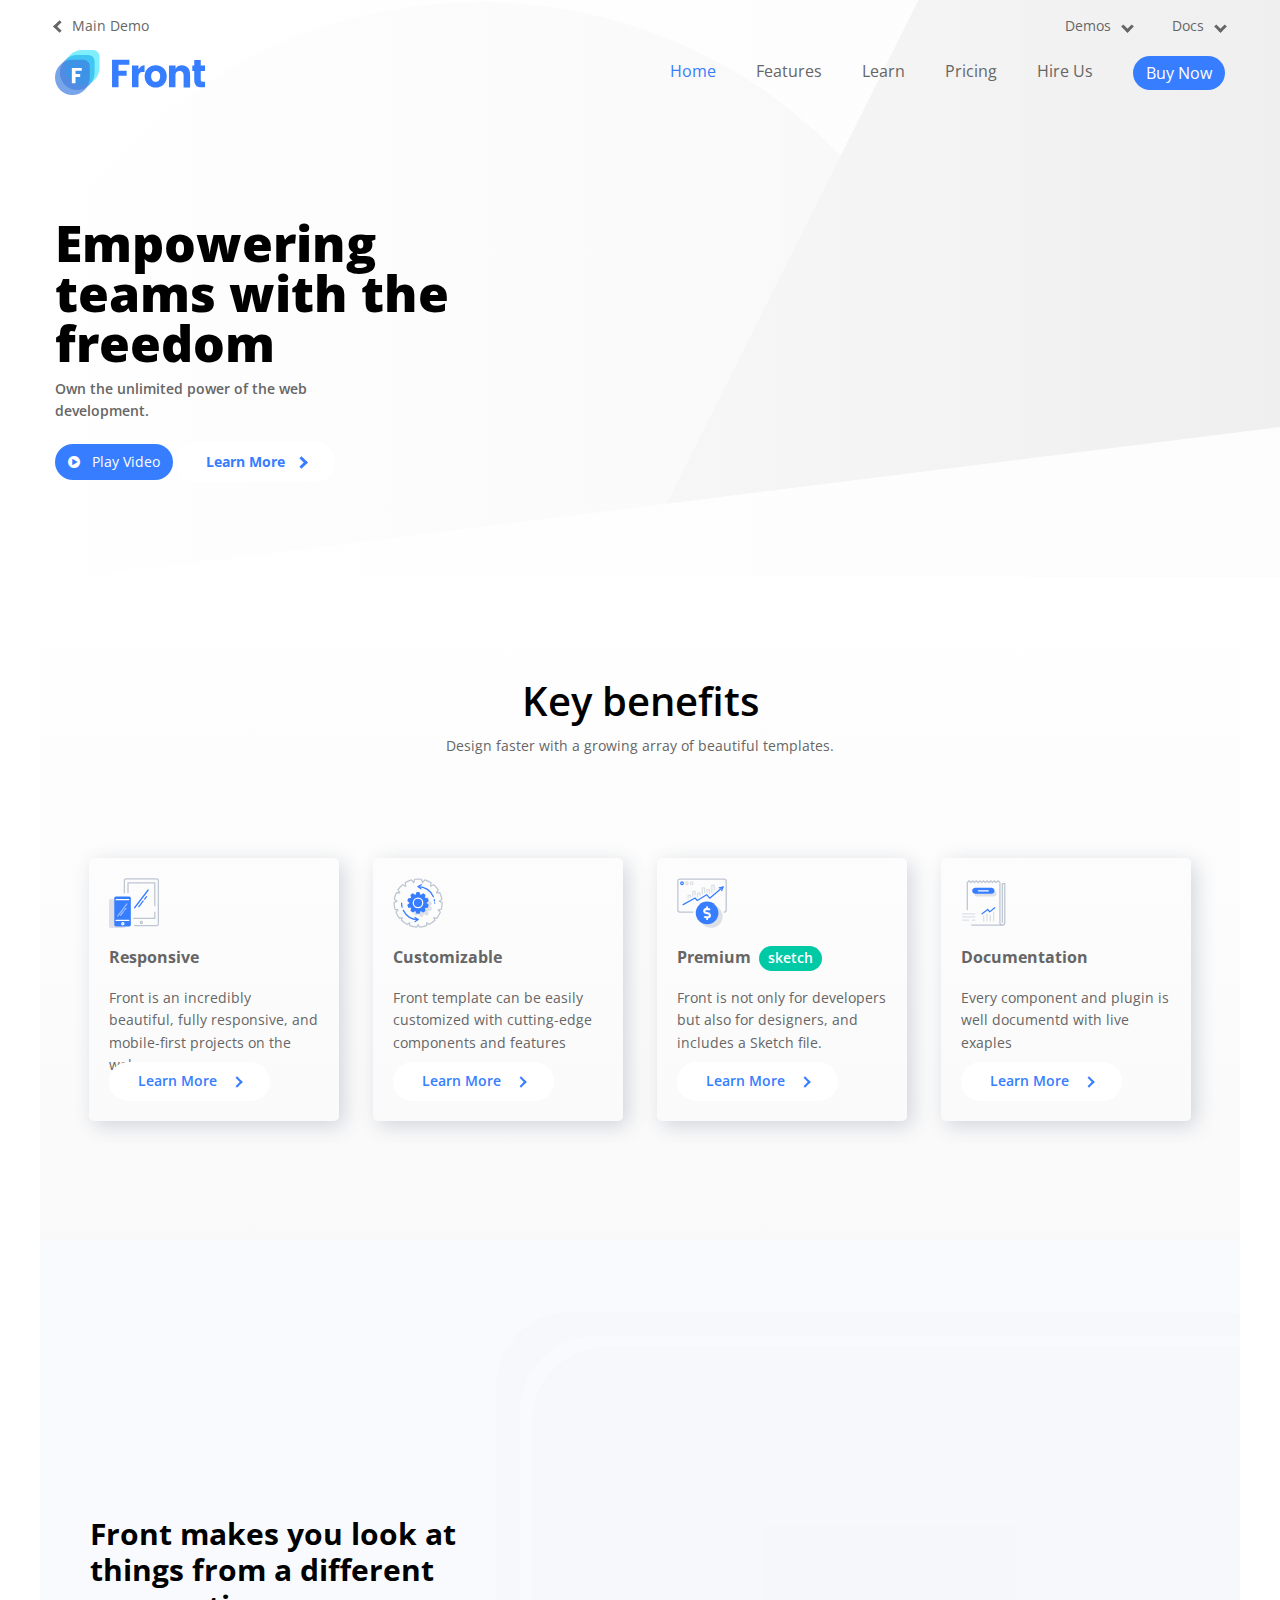
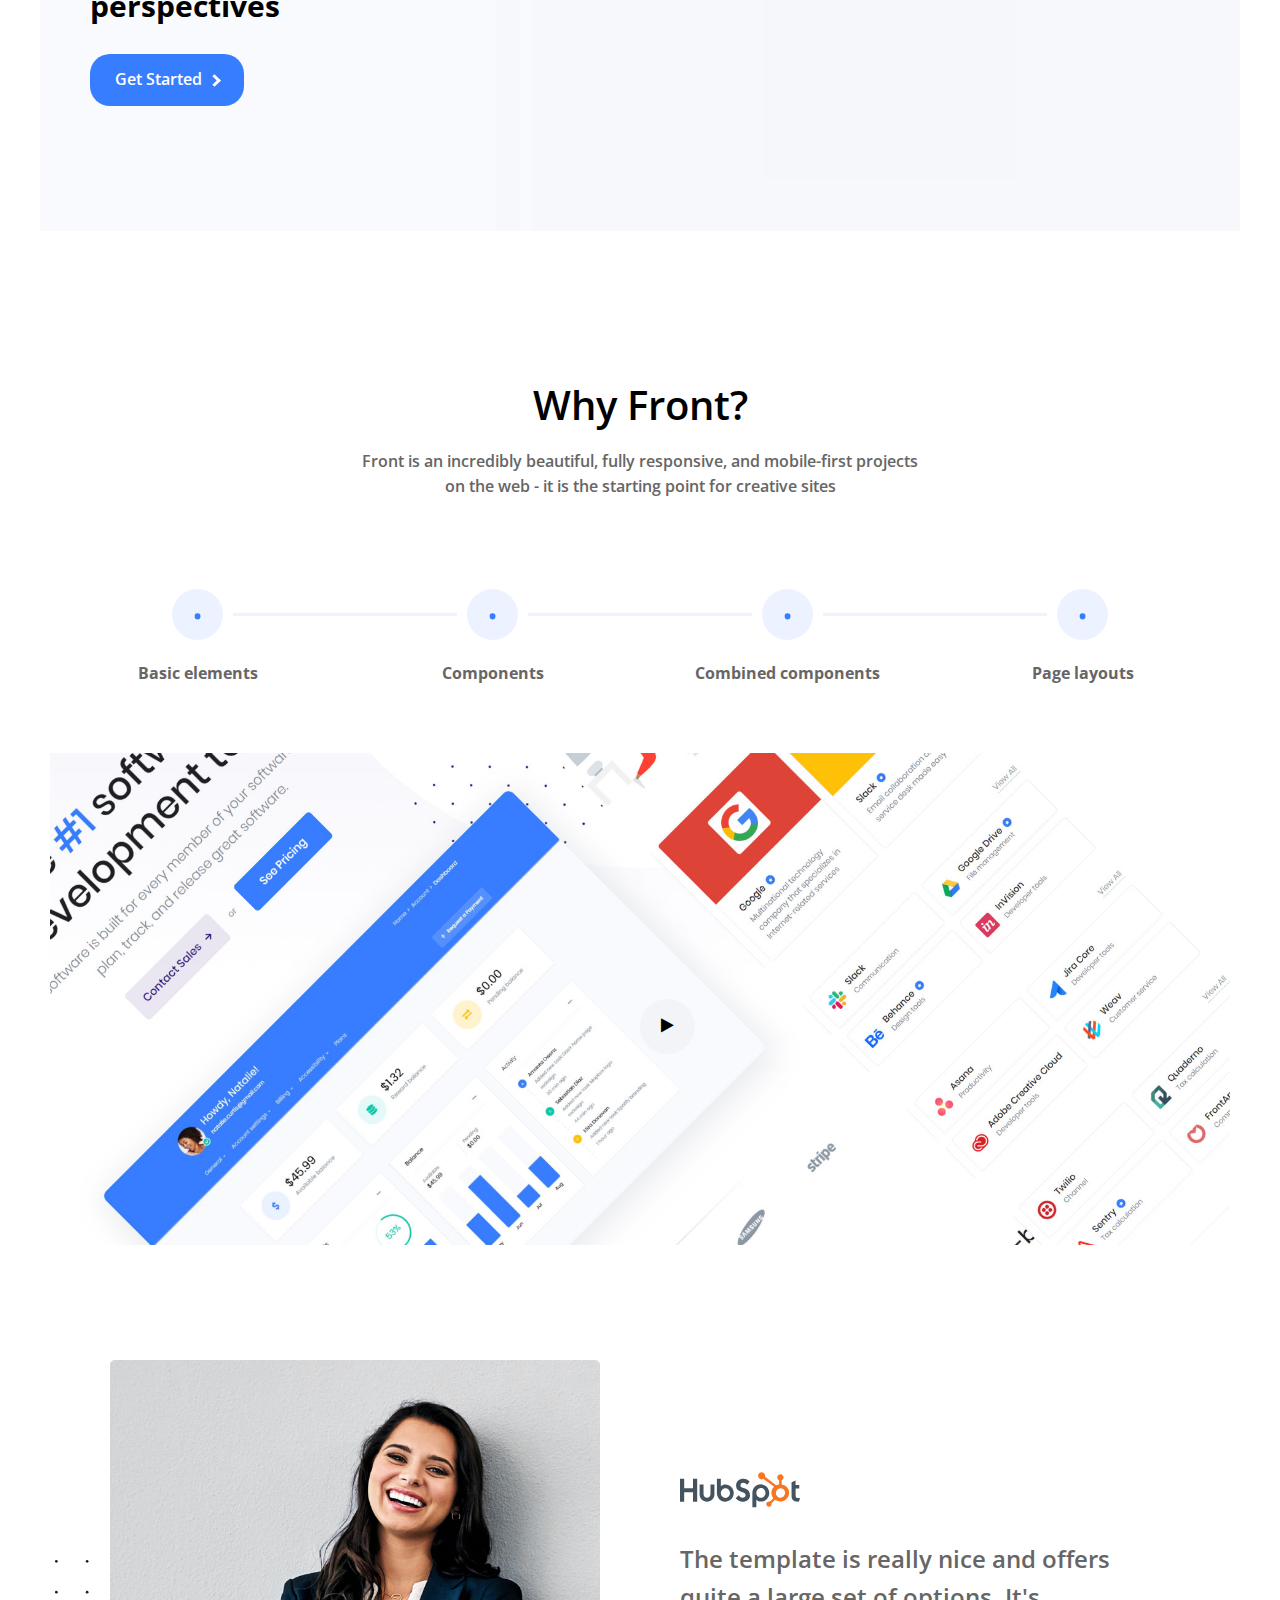
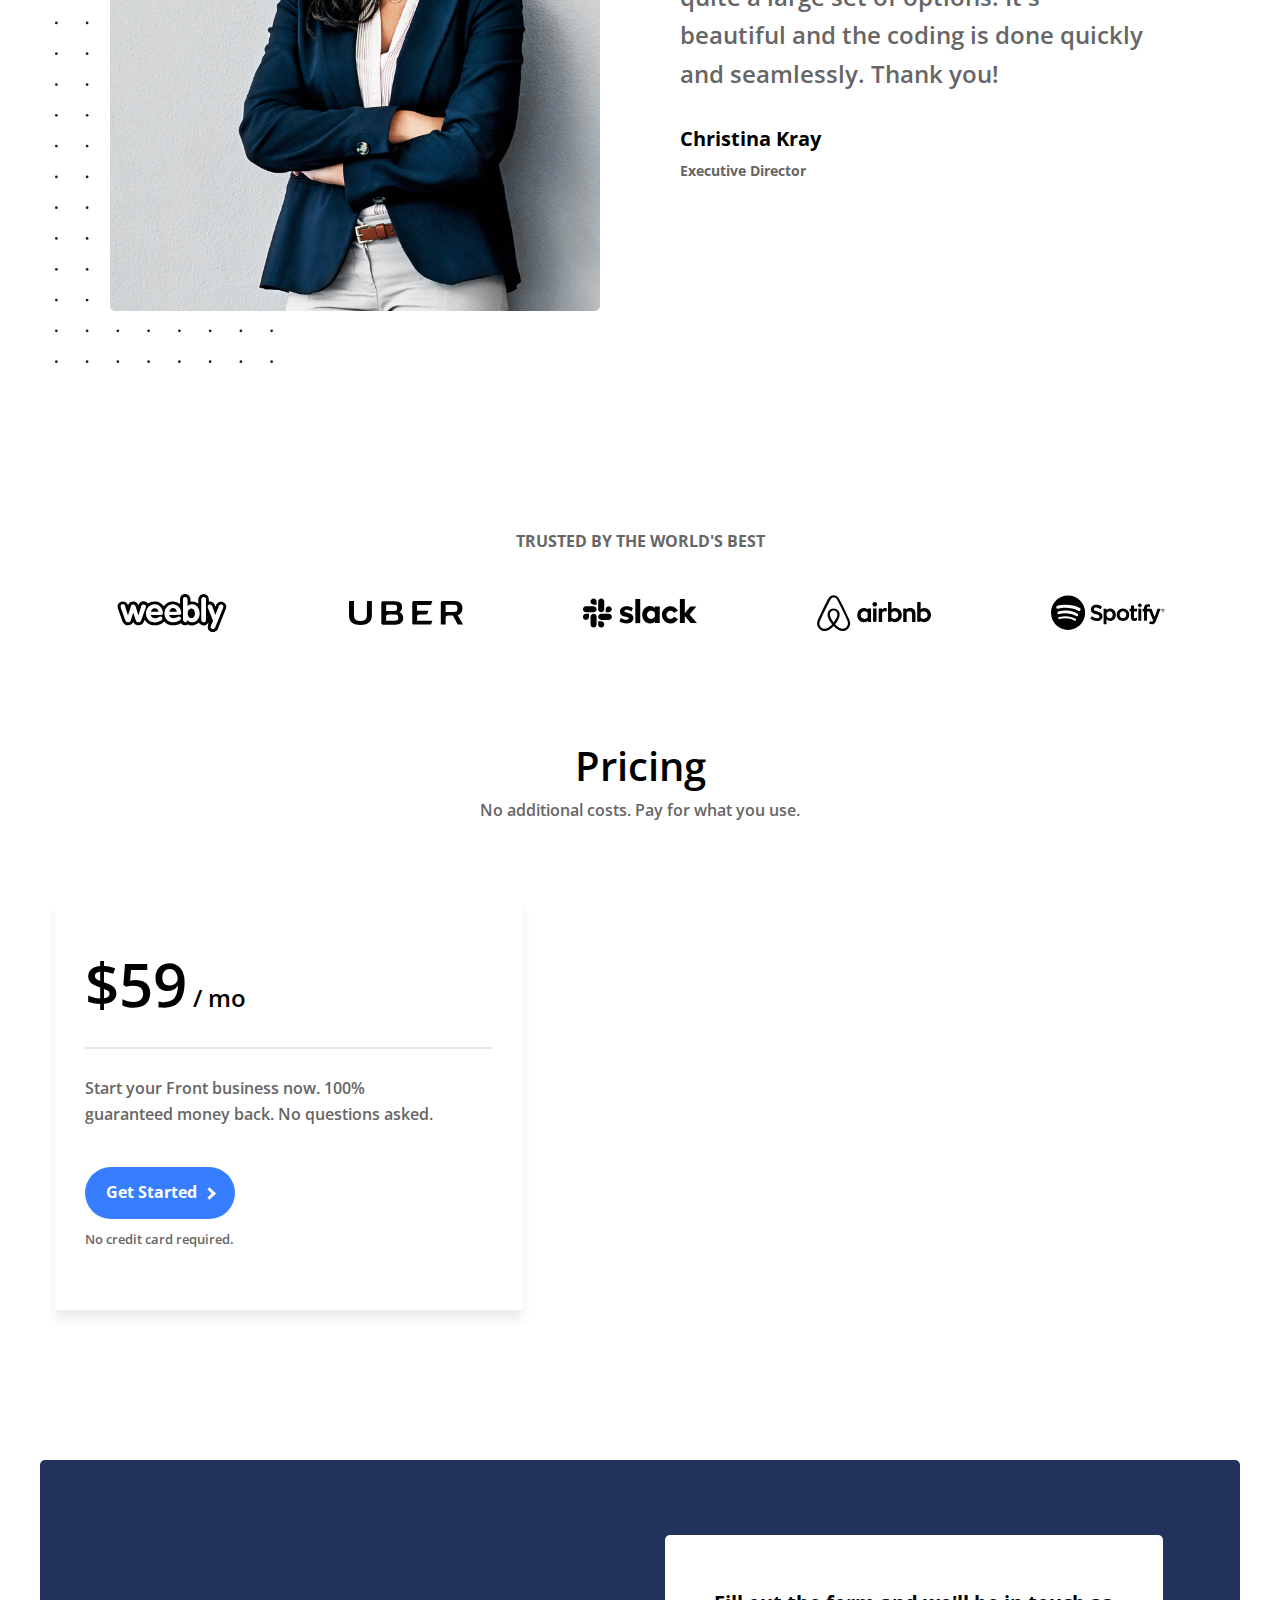
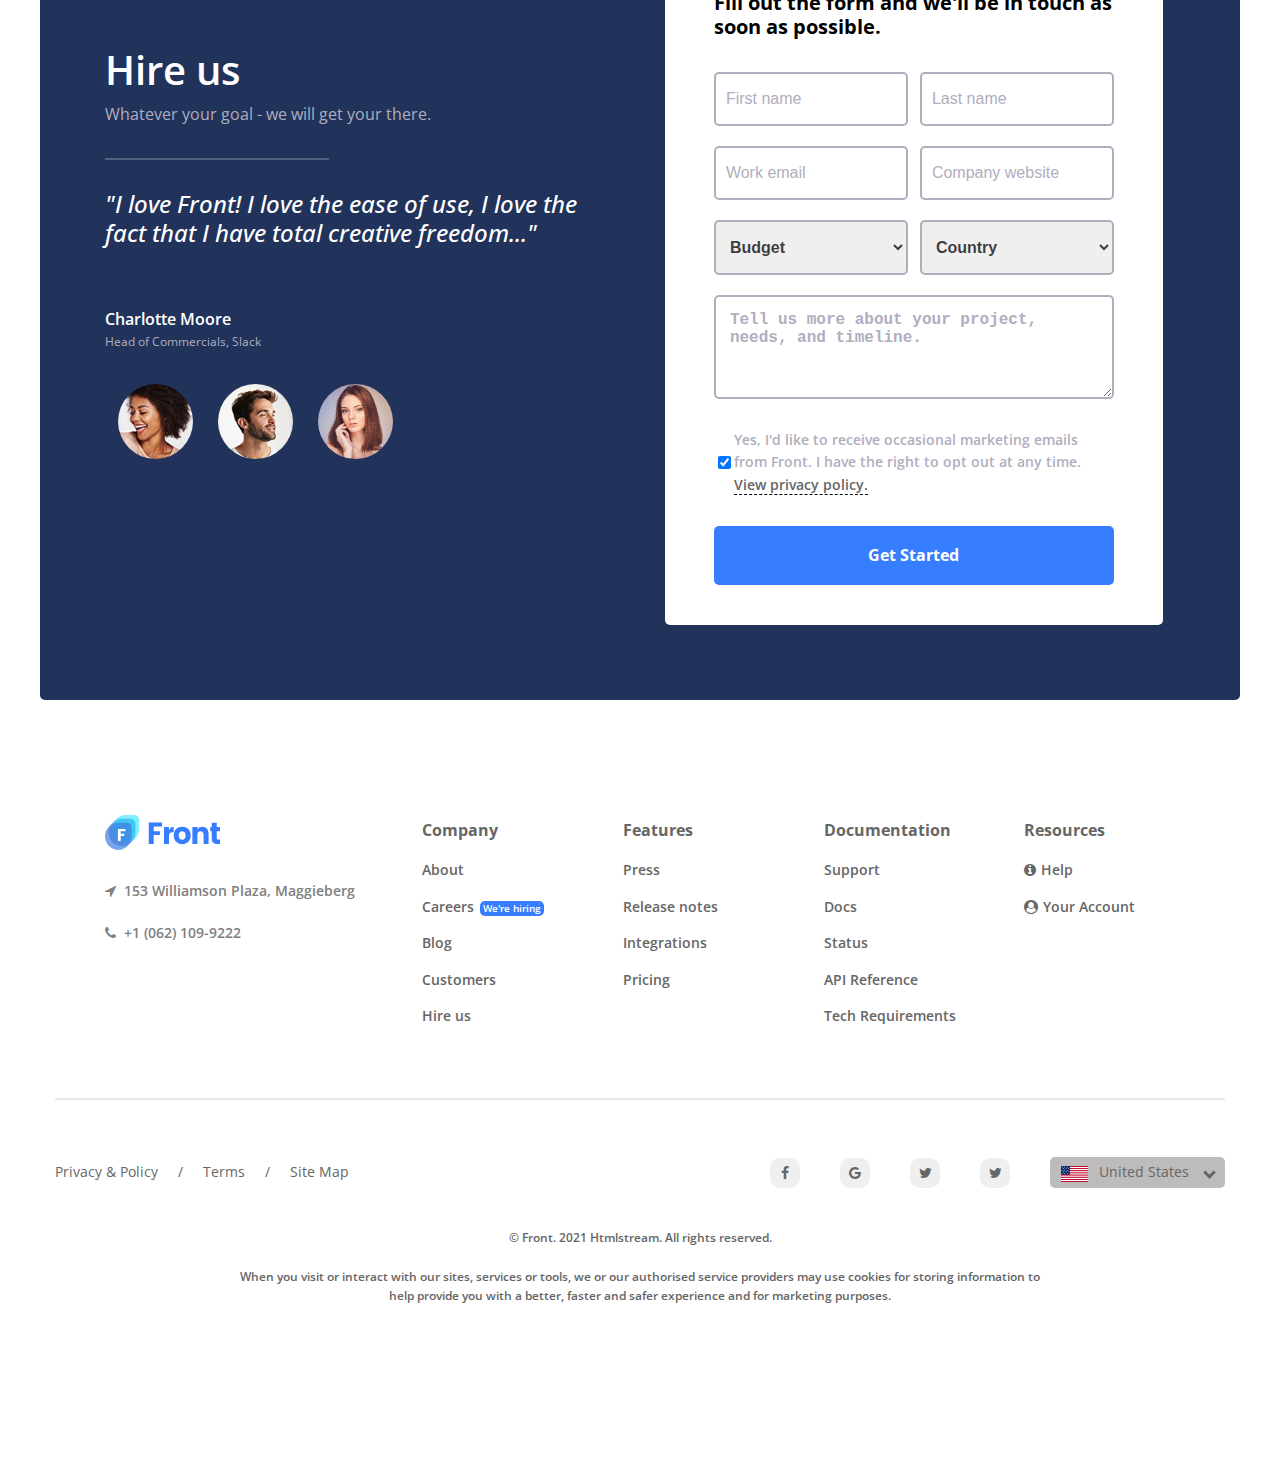
<file: index.html>
<!DOCTYPE html>
<html lang="us-en" dir="ltr">

<head>
    <meta charset="UTF-8">
    <meta http-equiv="X-UA-Compatible" content="IE=edge">
    <title>SaaS</title>
    <meta name="description" content="SaaS website">
    <meta name="viewport" content="width=device-width, initial-scale=1.0">

    <link rel="preconnect" href="https://fonts.gstatic.com">
    <link href="https://fonts.googleapis.com/css2?family=Open+Sans:wght@300;400;600;700&display=swap" rel="stylesheet">
    <link href="https://fonts.googleapis.com/css2?family=Hind:wght@300;400;500;600;700&display=swap" rel="stylesheet">

    <link rel="stylesheet" href="css/default.css">
    <link rel="stylesheet" href="css/styles.css">
    <link rel="stylesheet" href="css/responsive.css">
    <link rel="stylesheet" href="https://cdnjs.cloudflare.com/ajax/libs/font-awesome/4.7.0/css/font-awesome.min.css">
</head>

<body>
    <div id="pageTop"></div>
    <section class="header-container">
        <div class="circle"></div>
        <div class="triangle-up"></div>
        <div class="triangle-left"></div>
        <header class="header-section container">
            <div class="topbar-container">
                <button id="topbar" class="topnav-toggler" aria-expanded="false" aria-controls="topnavDropdown">
                    Topbar&nbsp;&nbsp;&nbsp;<i class="arrow-light down"></i>
                </button>
                <nav class="topNav">
                    <a href="./html/dummy-page.html"><i class="arrow left"></i>&nbsp;&nbsp;Main Demo</a>
                    <a href="#!" id="demos" class="topNav-push-right" aria-expanded="false" aria-controls="demosDropdown">
                        Demos&nbsp;&nbsp;&nbsp;<i class="arrow down"></i>
                    </a>
                    <ul>
                        <li>
                            <a href="./html/dummy-page.html">Demo-1</a>
                        </li>
                        <li>
                            <a href="./html/dummy-page.html">Demo-2</a>
                        </li>
                        <li>
                            <a href="./html/dummy-page.html">Demo-3</a>
                        </li>
                    </ul>
                    <a href="#!" id="docs" aria-expanded="false" aria-controls="docsDropdown">
                        Docs&nbsp;&nbsp;&nbsp;<i class="arrow down"></i>
                    </a>
                    <ul>
                        <li>
                            <a href="./html/dummy-page.html">Doc-1</a>
                        </li>
                        <li>
                            <a href="./html/dummy-page.html">Doc-2</a>
                        </li>
                        <li>
                            <a href="./html/dummy-page.html">Doc-3</a>
                        </li>
                    </ul>
                </nav>
            </div>
            <div class="bottombar-container">
                <div id="navbarBg" class="navbg"></div>
                <nav id="navbar" class="bottomNav">
                    <div>
                        <a href="#!">
                            <img src="./project_logo/logo.svg" alt="company logo">
                        </a>
                    </div>
                    <button id="bottombar" class="bottomnav-toggler" aria-expanded="false" aria-controls="bottomnavDropdown">
                        &#9776;
                    </button>
                    <ul class="bottomNav-push-right">
                        <li><a href="#pageTop" class="bottomNav-menu">Home</a></li>
                        <li><a href="#features" class="bottomNav-menu">Features</a></li>
                        <li><a href="#learn" class="bottomNav-menu">Learn</a></li>
                        <li><a href="#pricing" class="bottomNav-menu">Pricing</a></li>
                        <li><a href="#hireUs" class="bottomNav-menu">Hire Us</a></li>
                        <li><a class="btn" href="./html/dummy-page.html">Buy Now</a></li>
                    </ul>
                </nav>
            </div>
            <section class="empowering">
                <div class="block-text">
                    <h1>Empowering <br> teams with the <br> freedom</h1>
                    <p>Own the unlimited power of the web <br> development.</p>
                    <div class="empowering-buttons">
                        <a class="btn" href="./html/dummy-page.html">
                            <i class="fa fa-play-circle"></i> &nbsp;&nbsp;Play Video
                        </a>
                        <a class="btn btn-white" href="./html/dummy-page.html">
                            Learn More&nbsp;&nbsp;&nbsp;<i class="arrow-blue right"></i>
                        </a>
                    </div>
                </div>
                <div class="block-icons">
                    <div class="google-logo">
                        <a href="http://www.google.com" target="_blank">
                            <div class="round-white-bg small google-img-container tooltip">
                                <img src="./logo_icons/google.png" alt="google icon">
                                <span class="tooltiptext">Google</span>
                            </div>
                        </a>
                    </div>
                    <div class="atlassian-logo">
                        <a href="https://www.atlassian.com/" target="_blank">
                            <div class="round-white-bg big atlasian-img-container tooltip">
                                <img src="./logo_icons/atlassian.png" alt="atlasian icon">
                                <span class="tooltiptext">Atlassian</span>
                            </div>
                        </a>
                    </div>
                    <div class="asana-logo">
                        <a href="https://www.asana.com/" target="_blank">
                            <div class="round-white-bg big asana-img-container tooltip">
                                <img src="./logo_icons/asana.png" alt="asana icon">
                                <span class="tooltiptext">Asana</span>
                            </div>
                        </a>
                    </div>
                    <div class="paypal-logo">
                        <a href="https://www.paypal.com" target="_blank">
                            <div class="round-white-bg big paypal-img-container tooltip">
                                <img src="./logo_icons/paypal.jpg" alt="paypal icon">
                                <span class="tooltiptext">Paypal</span>
                            </div>
                        </a>
                    </div>
                    <div class="weave-logo">
                        <a href="https://www.weave.works/" target="_blank">
                            <div class="round-white-bg big weave-img-container tooltip">
                                <img src="./logo_icons/weave.png" alt="weave icon">
                                <span class="tooltiptext">WeaveWorks</span>
                            </div>
                        </a>
                    </div>
                    <div class="google-ads-logo">
                        <a href="https://ads.google.com/" target="_blank">
                            <div class="round-white-bg small google-ads-img-container tooltip">
                                <img class="ads-icon" src="./logo_icons/google-ads.png" alt="google ads icon">
                                <span class="tooltiptext">Google Ads</span>
                            </div>
                        </a>
                    </div>
                    <div class="calendar-logo">
                        <a href="https://calendar.google.com/" target="_blank">
                            <div class="round-white-bg big calendar-img-container tooltip">
                                <img src="./logo_icons/calendar.png" alt="calendar icon">
                                <span class="tooltiptext">Calendar</span>
                            </div>
                        </a>
                    </div>
                </div>
            </section>
        </header>
    </section>

    <section class="key-benefits container">
        <h2>Key benefits</h2>
        <p>Design faster with a growing array of beautiful templates.</p>
        <div class="benefits-cards-container">
            <div class="benefits-card" onclick="location.href='./html/dummy-page.html'">
                <div class="card-img-container">
                    <img src="./icons/responsive.svg" alt="mobile and tablet">
                </div>
                <h3>Responsive</h3>
                <div class="card-p-container">
                    <p>Front is an incredibly beautiful, fully responsive, and mobile-first projects on the web.</p>
                </div>
                <a class="btn btn-white" href="./html/dummy-page.html">
                    Learn More&nbsp;&nbsp;&nbsp;
                    <i class="arrow-blue right"></i>
                </a>
            </div>
            <div class="benefits-card" onclick="location.href='./html/dummy-page.html'">
                <div class="card-img-container">
                    <img src="./icons/customizable.svg" alt="gear">
                </div>
                <h3>Customizable</h3>
                <div class="card-p-container">
                    <p>Front template can be easily customized with cutting-edge components and features</p>
                </div>
                <a class="btn btn-white" href="./html/dummy-page.html">
                    Learn More&nbsp;&nbsp;&nbsp;
                    <i class="arrow-blue right"></i>
                </a>
            </div>
            <div class="benefits-card" onclick="location.href='./html/dummy-page.html'">
                <div class="card-img-container">
                    <img src="./icons/premium.svg" alt="chart">
                </div>
                <div class="sketch-container">
                    <h3>Premium&nbsp;</h3>
                    <a class="btn" href="./html/dummy-page.html">sketch</a>
                </div>
                <div class="card-p-container">
                    <p>Front is not only for developers but also for designers, and includes a Sketch file.</p>
                </div>
                <a class="btn btn-white" href="./html/dummy-page.html">
                    Learn More&nbsp;&nbsp;&nbsp;
                    <i class="arrow-blue right"></i>
                </a>
            </div>
            <div class="benefits-card" onclick="location.href='./html/dummy-page.html'">
                <div class="card-img-container">
                    <img src="./icons/documentation.svg" alt="document">
                </div>
                <h3>Documentation</h3>
                <div class="card-p-container">
                    <p>Every component and plugin is well documentd with live exaples</p>
                </div>
                <a class="btn btn-white" href="./html/dummy-page.html">
                    Learn More&nbsp;&nbsp;&nbsp;
                    <i class="arrow-blue right"></i>
                </a>
            </div>
        </div>
    </section>

    <div id="features"></div>
    <section class="perspective container">
        <div class="grey-square2"></div>
        <div class="white-square"></div>
        <div class="grey-square1"></div>
        <div class="block-text">
            <h2>Front makes you look at things from a different perspectives</h2>
            <a class="btn" href="./html/dummy-page.html">
                Get Started&nbsp;&nbsp;<i class="arrow-white right"></i>
            </a>
        </div>
        <div class="block-image js-scroll fade-in-bottom">
            <img src="./banners/banner_one.jpg" alt="company banner">
        </div>
    </section>

    <div id="learn"></div>
    <section class="why-front container">
        <h2>Why Front?</h2>
        <p>Front is an incredibly beautiful, fully responsive, and mobile-first projects <br> on the web - it is the starting point for creative sites</p>
        <div class="bullet-points">
            <div>
                <div class="line">
                    <hr>
                </div>
                <div class="bullet-container">
                    <div class="bullet">
                        <div class="dot">&#x00b7;</div>
                    </div>
                </div>
                <div class="line">
                    <hr>
                </div>
            </div>
            <div>
                <div class="line">
                    <hr>
                </div>
                <div class="bullet-container">
                    <div class="bullet">
                        <div class="dot">&#x00b7;</div>
                    </div>
                </div>
                <div class="line">
                    <hr>
                </div>
            </div>
            <div>
                <div class="line">
                    <hr>
                </div>
                <div class="bullet-container">
                    <div class="bullet">
                        <div class="dot">&#x00b7;</div>
                    </div>
                </div>
                <div class="line">
                    <hr>
                </div>
            </div>
            <div>
                <div class="line">
                    <hr>
                </div>
                <div class="bullet-container">
                    <div class="bullet">
                        <div class="dot">&#x00b7;</div>
                    </div>
                </div>
                <div class="line">
                    <hr>
                </div>
            </div>
            <h3>Basic elements</h3>
            <h3>Components</h3>
            <h3>Combined components</h3>
            <h3>Page layouts</h3>
        </div>
        <div class="block-image">
            <div>
                <a href="./html/dummy-page.html">
                    <i class="fa fa-play"></i>
                </a>
            </div>
            <img src="./banners/banner_two.jpg" alt="company banner">
        </div>
    </section>

    <section class="template container">
        <div class="img-text-block">
            <div class="img-block">
                <div class="dots-img">
                    <img src="./icons/dots.svg" alt="dots">
                </div>
                <div class="woman-img">
                    <img src="./people/woman_three.jpg" alt="woman executive">
                </div>
            </div>
            <div class="text-block">
                <div>
                    <img src="./company_logos/hubspot.svg" alt="HubSpot">
                </div>
                <p>The template is really nice and offers quite a large set of options. It's beautiful and the coding is done quickly and seamlessly. Thank you!</p>
                <h3>Christina Kray</h3>
                <h4>Executive Director</h4>
            </div>
        </div>
        <div class="logo-section">
            <h3>trusted by the world's best</h3>
            <div class="logos">
                <div>
                    <a href="https://www.weebly.com" target="_blank">
                        <img src="./company_logos/weebly.svg" alt="weebly">
                    </a>
                </div>
                <div>
                    <a href="https://www.uber.com/" target="_blank">
                        <img src="./company_logos/uber.svg" alt="uber">
                    </a>
                </div>
                <div>
                    <a href="https://slack.com/" target="_blank">
                        <img src="./company_logos/slack.svg" alt="slack">
                    </a>
                </div>
                <div>
                    <a href="https://www.airbnb.com" target="_blank">
                        <img src="./company_logos/airbnb.svg" alt="airbnb">
                    </a>
                </div>
                <div>
                    <a href="https://www.spotify.com/" target="_blank">
                        <img src="./company_logos/spotify.svg" alt="spotify">
                    </a>
                </div>
            </div>
        </div>
    </section>

    <div id="pricing"></div>
    <section class="pricing container">
        <h1>Pricing</h1>
        <p>No additional costs. Pay for what you use.</p>
        <div class="pricing-cards-container">
            <div class="card-container">
                <div class="pricing-card">
                    <h2>$59<span> / mo</span></h2>
                    <hr>
                    <p>Start your Front business now. 100% guaranteed money back. No questions asked.</p>
                    <a class="btn" href="./html/dummy-page.html">
                        Get Started&nbsp;&nbsp;<i class="arrow-white right"></i>
                    </a>
                    <span>No credit card required.</span>
                </div>
            </div>
            <div class="grid-container">
                <div class="pricing-grid">
                    <div class="pricing-grid-card js-scroll fade-in-bottom">
                        <div>
                            <img src="./icons/components.svg" alt="components">
                        </div>
                        <h3>Hundreds of components</h3>
                        <p>Achieve maximum productivity with minimum effort with Front and create robust limitless products.</p>
                    </div>
                    <div class="pricing-grid-card js-scroll fade-in-bottom">
                        <div>
                            <img src="./icons/images.svg" alt="images">
                        </div>
                        <h3>Images included</h3>
                        <p>We made custom license for all our premium images in the Front.</p>
                    </div>
                    <div class="pricing-grid-card js-scroll fade-in-bottom">
                        <div>
                            <img src="./icons/cancel.svg" alt="cancel">
                        </div>
                        <h3>Cancel anytime</h3>
                        <p>If its not for you, just cancel, no <br> hidden costs or fees.</p>
                    </div>
                    <div class="pricing-grid-card js-scroll fade-in-bottom">
                        <div>
                            <img src="./icons/moneyback.svg" alt="money back">
                        </div>
                        <h3>Money back</h3>
                        <p>100% guaranteed money back. No questions asked.</p>
                    </div>
                </div>
            </div>
        </div>
    </section>

    <div id="hireUs"></div>
    <div class="hire-us-bg">
        <section class="hire-us container">
            <div class="hire-us-left-section">
                <div class="hire-us-left">
                    <h1>Hire us</h1>
                    <p>Whatever your goal - we will get your there.</p>
                    <hr>
                    <div class="hire-us-left-h2-container">
                        <h2 class="fader quote">"I love Front! I love the ease of use, I love the fact that I have total creative freedom..."</h2>
                    </div>
                    <h3 class="fader name">Charlotte Moore</h3>
                    <span class="fader title">Head of Commercials, Slack</span>
                    <div class="hire-us-img-container">
                        <div>
                            <div class="image-class">
                                <img src="./people/woman_one.jpg" alt="woman headshot">
                            </div>
                        </div>
                        <div>
                            <div class="image-class">
                                <img src="./people/man_one.jpg" alt="man headshot">
                            </div>
                        </div>
                        <div>
                            <div class="image-class">
                                <img src="./people/woman_two.jpg" alt="woman headshot">
                            </div>
                        </div>
                    </div>
                </div>
            </div>
            <div class="hire-us-right-section">
                <div class="hire-us-right">
                    <form action="/action_page.php" target="_blank" method="post" id="hireUsForm">
                        <h2>Fill out the form and we'll be in touch as soon as possible.</h2>
                        <div class="grid-form">
                            <input type="text" name="firstName" id="firstName" placeholder="First name" required maxlength="20" size="16">
                            <input type="text" name="lastName" id="lastName" placeholder="Last name" required maxlength="20" size="16">
                            <input type="email" name="email" id="email" placeholder="Work email" required maxlength="20" size="16">
                            <input type="url" name="website" id="website" placeholder="Company website" maxlength="20" size="16">
                            <select id="budget" name="budget">
                            <option>Budget</option>
                            <option value="less40">Less than $40k</option>
                            <option value="between4080">$40K and $80K</option>
                            <option value="more80">More than $80k</option>
                        </select>
                            <select id="country" name="country">
                            <option>Country</option>
                            <option value="canada">Canada</option>
                            <option value="unitedKingdom">United Kingdom</option>
                            <option value="unitedStates">United States</option>
                        </select>
                        </div>
                        <textarea rows="4" cols="40" name="message">Tell us more about your project, needs, and timeline.
                    </textarea>
                        <div class="checkbox">
                            <input name="mailingList" id="mailingList" type="checkbox" value="mailingList" checked>
                            <label for="mailingList">
                            Yes, I'd like to receive occasional marketing emails from Front. I have the right to opt out at any time.
                            <a href="./html/dummy-page.html">View privacy policy.</a>
                        </label>
                        </div>
                        <a class="btn" href="./html/dummy-page.html">Get Started</a>
                    </form>
                </div>
            </div>
        </section>
    </div>

    <footer class="container">
        <div class="footer-top">
            <div class="footer-top-flex">
                <div>
                    <a href="./html/dummy-page.html">
                        <img src="./project_logo/logo.svg" alt="company logo">
                    </a>
                </div>
                <p><i class="fa fa-location-arrow"></i>&nbsp;&nbsp;153 Williamson Plaza, Maggieberg</p>
                <p><i class="fa fa-phone"></i>&nbsp;&nbsp;+1 (062) 109-9222</p>
            </div>
            <div class="footer-top-uls">
                <div>
                    <h3>Company</h3>
                    <ul>
                        <li><a href="./html/dummy-page.html">About</a></li>
                        <li>
                            <a href="./html/dummy-page.html">Careers</a>
                            <a class="btn" href="./html/dummy-page.html">We're hiring</a>
                        </li>
                        <li><a href="./html/dummy-page.html">Blog</a></li>
                        <li><a href="./html/dummy-page.html">Customers</a></li>
                        <li><a href="./html/dummy-page.html">Hire us</a></li>
                    </ul>
                </div>
                <div>
                    <h3>Features</h3>
                    <ul>
                        <li><a href="./html/dummy-page.html">Press</a></li>
                        <li><a href="./html/dummy-page.html">Release notes</a></li>
                        <li><a href="./html/dummy-page.html">Integrations</a></li>
                        <li><a href="./html/dummy-page.html">Pricing</a></li>
                    </ul>
                </div>
                <div>
                    <h3>Documentation</h3>
                    <ul>
                        <li><a href="./html/dummy-page.html">Support</a></li>
                        <li><a href="./html/dummy-page.html">Docs</a></li>
                        <li><a href="./html/dummy-page.html">Status</a></li>
                        <li><a href="./html/dummy-page.html">API Reference</a></li>
                        <li><a href="./html/dummy-page.html">Tech Requirements</a></li>
                    </ul>
                </div>
                <div>
                    <h3>Resources</h3>
                    <ul>
                        <li><a href="./html/dummy-page.html"><i class="fa fa-info-circle"></i>Help</a></li>
                        <li><a href="./html/dummy-page.html"><i class="fa fa-user-circle"></i>Your Account</a></li>
                    </ul>
                </div>
            </div>
        </div>
        <hr>
        <div class="footer-bottom">
            <div class="footer-bottom-nav">
                <ul>
                    <li><a href="./html/dummy-page.html">Privacy & Policy</a></li>
                    <li class="oblique">/</li>
                    <li><a href="./html/dummy-page.html">Terms</a></li>
                    <li class="oblique">/</li>
                    <li><a href="./html/dummy-page.html">Site Map</a></li>
                </ul>
                <ul>
                    <li>
                        <a href="http://www.facebook.com" target="_blank">
                            <div class="fontawesome">
                                <i class="fa fa-facebook-f"></i>
                            </div>
                        </a>
                    </li>
                    <li>
                        <a href="http://www.google.com" target="_blank">
                            <div class="fontawesome">
                                <i class="fa fa-google"></i>
                            </div>
                        </a>
                    </li>
                    <li>
                        <a href="http://www.twitter.com" target="_blank">
                            <div class="fontawesome">
                                <i class="fa fa-twitter"></i>
                            </div>
                        </a>
                    </li>
                    <li>
                        <a href="http://www.twitter.com" target="_blank">
                            <div class="fontawesome">
                                <i class="fa fa-twitter"></i>
                            </div>
                        </a>
                    </li>
                    <li>
                        <a href="#!" id="footerCountries" aria-expanded="false" aria-controls="countriesDropdown">
                            <div>
                                <img src="./banners/flag-Stars-and-Stripes-May-1-1795.jpg" alt="US flag">
                            </div>
                            <span>
                                United States&nbsp;&nbsp;&nbsp;
                                <i class="arrow down"></i>
                            </span>
                        </a>
                        <ul>
                            <li>
                                <a href="./html/dummy-page.html">
                                    <div>
                                        <img src="./banners/flag-Stars-and-Stripes-May-1-1795.jpg" alt="US flag">
                                    </div>
                                    <span>United States</span>
                                </a>
                            </li>
                            <li>
                                <a href="./html/dummy-page.html">
                                    <div>
                                        <img src="./banners/union jack.png" alt=Union Jack flag>
                                    </div>
                                    <span>United Kingdom</span>
                                </a>
                            </li>
                            <li>
                                <a href="./html/dummy-page.html">
                                    <div>
                                        <img src="./banners/ca-flag.jpg" alt="Canadian flag">
                                    </div>
                                    <span>Canada</span>
                                </a>
                            </li>
                        </ul>
                    </li>
                </ul>
            </div>
            <p>&#169; Front. 2021 Htmlstream. All rights reserved.</p>
            <p>When you visit or interact with our sites, services or tools, we or our authorised service providers may use cookies for storing information to help provide you with a better, faster and safer experience and for marketing purposes.</p>
        </div>
    </footer>

    <a id="scrollUp" class="fader js-scroll fade-in-bottom" href=" #pageTop">
        <i class="arrow-light up"></i>
    </a>

    <script src="./script/myscript.js"></script>
</body>

</html>
</file>
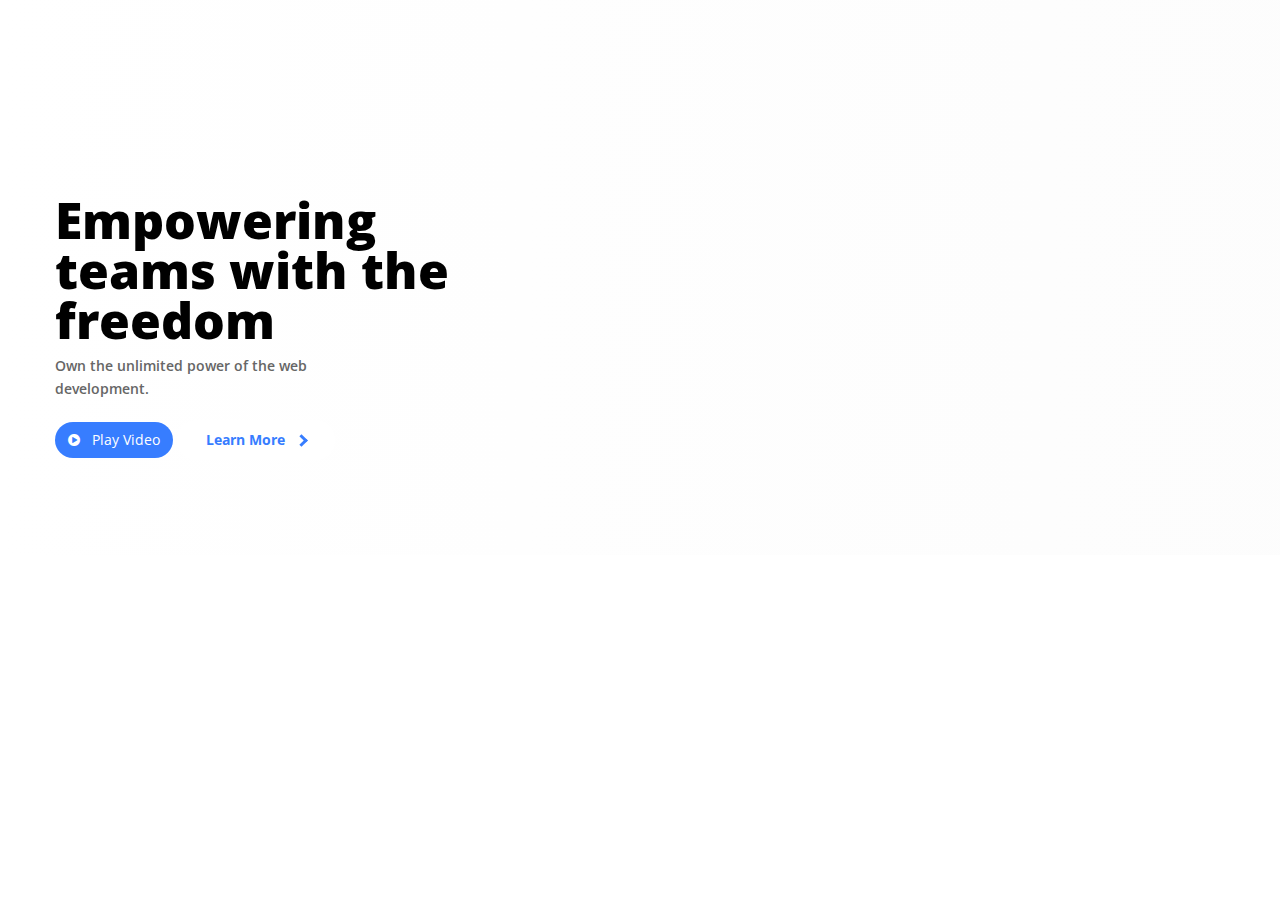
<file: test.html>
<!DOCTYPE html>
<html lang="us-en" dir="ltr">

<head>
    <meta charset="UTF-8">
    <meta http-equiv="X-UA-Compatible" content="IE=edge">
    <title>SaaS</title>
    <meta name="description" content="SaaS website">
    <meta name="viewport" content="width=device-width, initial-scale=1.0">

    <link rel="preconnect" href="https://fonts.gstatic.com">
    <link href="https://fonts.googleapis.com/css2?family=Open+Sans:wght@300;400;600;700&display=swap" rel="stylesheet">
    <link href="https://fonts.googleapis.com/css2?family=Hind:wght@300;400;500;600;700&display=swap" rel="stylesheet">

    <link rel="stylesheet" href="css/default.css">
    <link rel="stylesheet" href="css/styles.css">
    <link rel="stylesheet" href="css/responsive.css">
    <link rel="stylesheet" href="https://cdnjs.cloudflare.com/ajax/libs/font-awesome/4.7.0/css/font-awesome.min.css">
    <link rel="stylesheet" href="test.css">


</head>

<body>
    <!-- <a href="http://www.google.com" target="_blank">Google</a> So, Where are you?

    <div class="delayedShow">
        Hey, I'm here!
    </div> -->

    <!-- <div class="background">
        <div class="grey-square1"></div>
        <div class="white-square"></div>
        <div class="grey-square2"></div>
    </div> -->

    <!-- <section class="top"></section>
    <section class="scroll-container">
        <div class="scroll-element js-scroll fade-in-bottom">
        </div>
    </section>
    <section class="bottom"></section> -->

    <!-- <div class="div-class">
        <h2 id="test">Some text</h2>
    </div> -->

    <!-- <div class="hire-us-img-container">
        <div>
            <div class="image-class">
                <img src="./people/woman_one.jpg" alt="woman headshot">
            </div>
        </div>
        <div>
            <div class="image-class">
                <img src="./people/man_one.jpg" alt="man headshot">
            </div>
        </div>
        <div>
            <div class="image-class">
                <img src="./people/woman_two.jpg" alt="woman headshot">
            </div>
        </div>
    </div> -->

    <!-- <section class="why-front container">
        <h2>Why Front?</h2>
        <p>Front is an incredibly beautiful, fully responsive, and mobile-first projects <br> on the web - it is the starting point for creative sites</p>
        <div class="bullet-points">
            <div>
                <div class="line">
                    <hr>
                </div>
                <div class="bullet-container">
                    <div class="bullet">
                        <div class="dot">&#x00b7;</div>
                    </div>
                </div>
                <div class="line">
                    <hr>
                </div>
            </div>
            <div>
                <div class="line">
                    <hr>
                </div>
                <div class="bullet-container">
                    <div class="bullet">
                        <div class="dot">&#x00b7;</div>
                    </div>
                </div>
                <div class="line">
                    <hr>
                </div>
            </div>
            <div>
                <div class="line">
                    <hr>
                </div>
                <div class="bullet-container">
                    <div class="bullet">
                        <div class="dot">&#x00b7;</div>
                    </div>
                </div>
                <div class="line">
                    <hr>
                </div>
            </div>
            <div>
                <div class="line">
                    <hr>
                </div>
                <div class="bullet-container">
                    <div class="bullet">
                        <div class="dot">&#x00b7;</div>
                    </div>
                </div>
                <div class="line">
                    <hr>
                </div>
            </div>
            <h3>Basic elements</h3>
            <h3>Components</h3>
            <h3>Combined components</h3>
            <h3>Page layouts</h3>
        </div>
        <div class="block-image">
            <div>
                <a href="./html/dummy-page.html">
                    <i class="fa fa-play"></i>
                </a>
            </div>
            <img src="./banners/banner_two.jpg" alt="company banner">
        </div>
    </section> -->

    <section class="header-container">
        <header class="header-section container">
            <!-- <nav class="topNav">
                <a href="./html/dummy-page.html"><i class="arrow left"></i>&nbsp;&nbsp;Main Demo</a>
                <a href="#!" id="demos" class="topNav-push-right" aria-expanded="false">Demos&nbsp;&nbsp;&nbsp;<i
                            class="arrow down"></i></a>
                <ul>
                    <li>
                        <a href="./html/dummy-page.html">Demo-1</a>
                    </li>
                    <li>
                        <a href="./html/dummy-page.html">Demo-2</a>
                    </li>
                    <li>
                        <a href="./html/dummy-page.html">Demo-3</a>
                    </li>
                </ul>
                <a href="#!" id="docs" aria-expanded="false">Docs&nbsp;&nbsp;&nbsp;<i class="arrow down"></i></a>
                <ul>
                    <li>
                        <a href="./html/dummy-page.html">Doc-1</a>
                    </li>
                    <li>
                        <a href="./html/dummy-page.html">Doc-2</a>
                    </li>
                    <li>
                        <a href="./html/dummy-page.html">Doc-3</a>
                    </li>
                </ul>
            </nav>
            <div id="navbarBg" class="navbg"></div>
            <nav id="navbar" class="bottomNav">
                <div>
                    <a href="#!">
                        <img src="./project_logo/logo.svg" alt="company logo">
                    </a>
                </div>
                <div class="bottomNav-push-right">
                    <ul>
                        <li><a href="#pageTop" class="bottomNav-menu">Home</a></li>
                        <li><a href="#features" class="bottomNav-menu">Features</a></li>
                        <li><a href="#learn" class="bottomNav-menu">Learn</a></li>
                        <li><a href="#pricing" class="bottomNav-menu">Pricing</a></li>
                        <li><a href="#hireUs" class="bottomNav-menu">Hire Us</a></li>
                    </ul>
                </div>
                <div>
                    <a class="btn" href="./html/dummy-page.html">Buy Now</a>
                </div>
            </nav> -->
            <section class="empowering">
                <div class="block-text">
                    <h1>Empowering <br> teams with the <br> freedom</h1>
                    <p>Own the unlimited power of the web <br> development.</p>
                    <div class="empowering-buttons">
                        <a class="btn" href="./html/dummy-page.html">
                            <i class="fa fa-play-circle"></i> &nbsp;&nbsp;Play Video
                        </a>
                        <a class="btn btn-white" href="./html/dummy-page.html">
                                Learn More&nbsp;&nbsp;&nbsp;<i class="arrow-blue right"></i>
                            </a>
                    </div>
                </div>
                <div class="block-icons">
                    <div class="google-logo">
                        <a href="http://www.google.com" target="_blank">
                            <div class="round-white-bg small google-img-container tooltip">
                                <img src="./logo_icons/google.png" alt="google icon">
                                <span class="tooltiptext">Google</span>
                            </div>
                        </a>
                    </div>
                    <div class="atlassian-logo">
                        <a href="https://www.atlassian.com/" target="_blank">
                            <div class="round-white-bg big atlasian-img-container tooltip">
                                <img src="./logo_icons/atlassian.png" alt="atlasian icon">
                                <span class="tooltiptext">Atlassian</span>
                            </div>
                        </a>
                    </div>
                    <div class="asana-logo">
                        <a href="https://www.asana.com/" target="_blank">
                            <div class="round-white-bg big asana-img-container tooltip">
                                <img src="./logo_icons/asana.png" alt="asana icon">
                                <span class="tooltiptext">Asana</span>
                            </div>
                        </a>
                    </div>
                    <div class="paypal-logo">
                        <a href="https://www.paypal.com" target="_blank">
                            <div class="round-white-bg big paypal-img-container tooltip">
                                <img src="./logo_icons/paypal.jpg" alt="paypal icon">
                                <span class="tooltiptext">Paypal</span>
                            </div>
                        </a>
                    </div>
                    <div class="weave-logo">
                        <a href="https://www.weave.works/" target="_blank">
                            <div class="round-white-bg big weave-img-container tooltip">
                                <img src="./logo_icons/weave.png" alt="weave icon">
                                <span class="tooltiptext">WeaveWorks</span>
                            </div>
                        </a>
                    </div>
                    <div class="google-ads-logo">
                        <a href="https://ads.google.com/" target="_blank">
                            <div class="round-white-bg small google-ads-img-container tooltip">
                                <img class="ads-icon" src="./logo_icons/google-ads.png" alt="google ads icon">
                                <span class="tooltiptext">Google Ads</span>
                            </div>
                        </a>
                    </div>
                    <div class="calendar-logo">
                        <a href="https://calendar.google.com/" target="_blank">
                            <div class="round-white-bg big calendar-img-container tooltip">
                                <img src="./logo_icons/calendar.png" alt="calendar icon">
                                <span class="tooltiptext">Calendar</span>
                            </div>
                        </a>
                    </div>
                </div>
            </section>
        </header>
    </section>

    <!-- <div class="dummy"></div> -->

    <script src="test.js"></script>

</body>

</html>
</file>
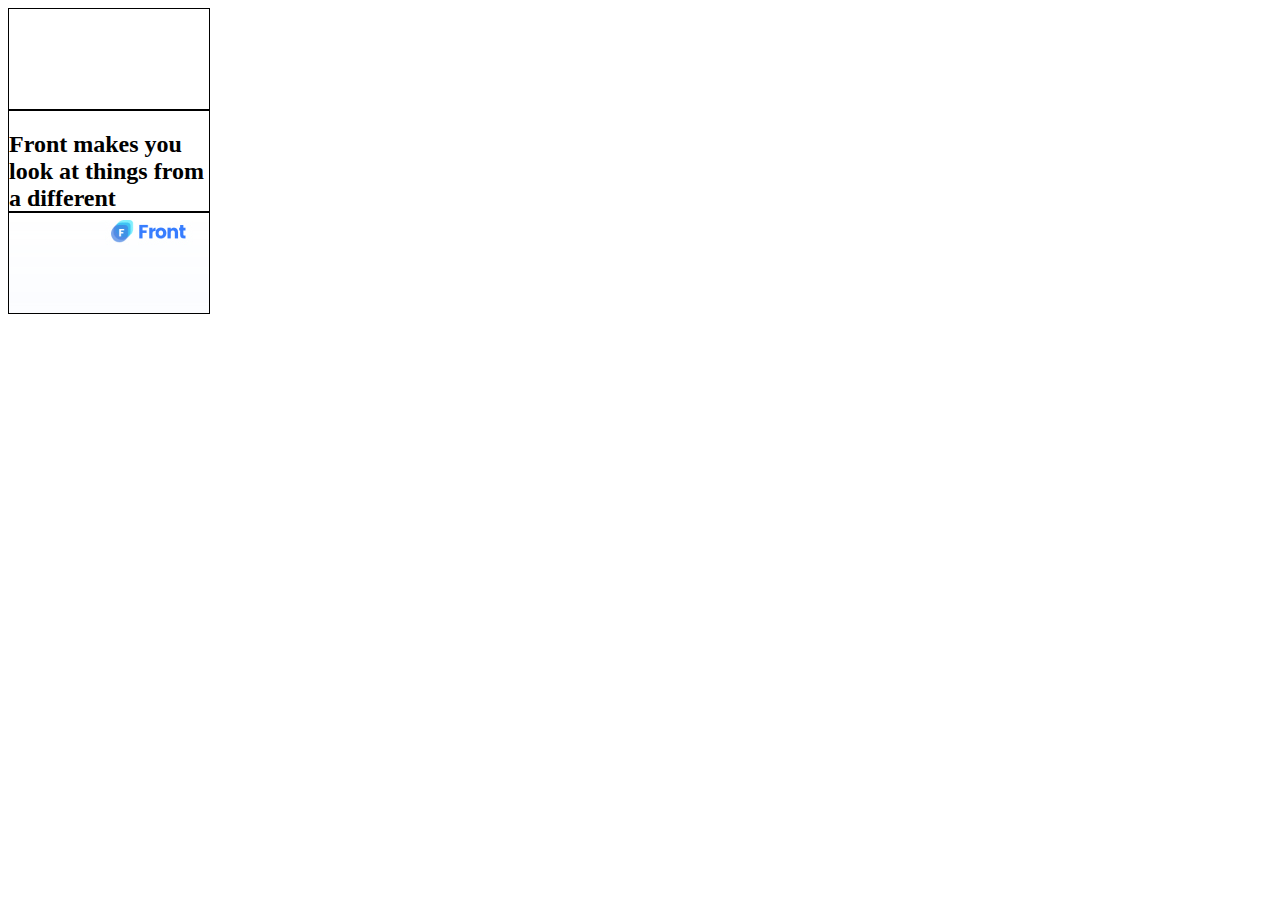
<file: test2.html>
<!DOCTYPE html>
<html>

<head>
    <style>
        div {
            border: 1px solid black;
            width: 200px;
            height: 100px;
            overflow: scroll;
        }
    </style>
</head>

<body>

    <!-- <p>Try the scrollbar in div.</p>

    <div onscroll="myFunction(1)">
        In my younger and more vulnerable years my father gave me some advice that I've been turning over in my mind ever since.
        <br><br> 'Whenever you feel like criticizing anyone,' he told me, just remember that all the people in this world haven't had the advantages that you've had.'
    </div> -->

    <div id="features"></div>
    <section class="perspective container">
        <div class="block-text" onscroll="myFunction(1)">
            <h2>Front makes you look at things from a different perspectives</h2>
            <a class="btn" href="./html/dummy-page.html">
                    Get Started&nbsp;&nbsp;<i class="arrow-white right"></i>
                </a>
        </div>
        <div class="block-image js-scroll fade-in-bottom">
            <img src="./banners/banner_one.jpg" alt="company banner">
        </div>
    </section>

    <p id="demo"></p>

    <script>
        function myFunction(num) {
            document.getElementById("demo").innerHTML = "You scrolled in div.";
        }
    </script>

</body>

</html>
</file>
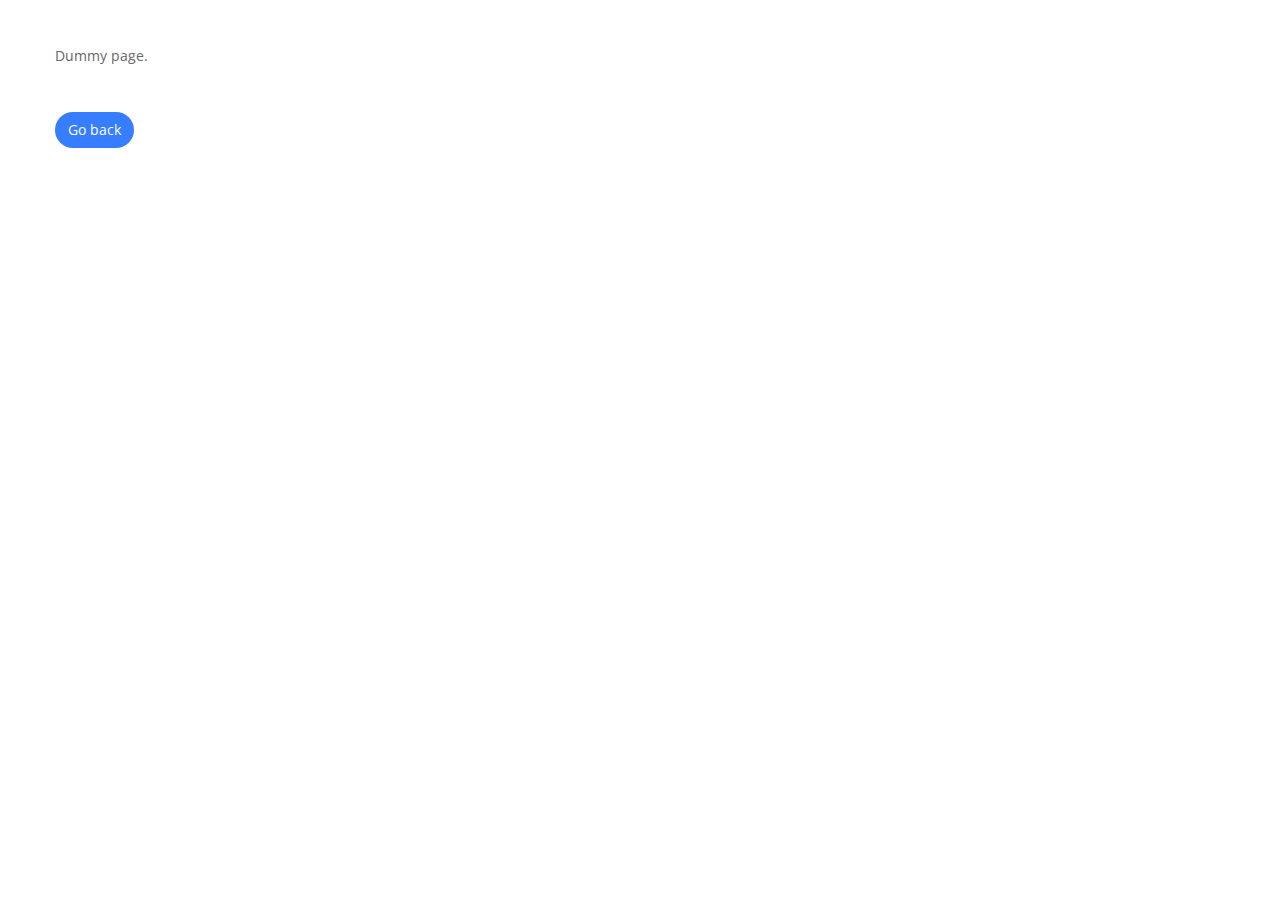
<file: html/dummy-page.html>
<!DOCTYPE html>
<html lang="us-en" dir="ltr">

<head>
    <meta charset="UTF-8">
    <meta http-equiv="X-UA-Compatible" content="IE=edge">
    <title>Main Page</title>
    <meta name="description" content="SaaS website">
    <meta name="viewport" content="width=device-width, initial-scale=1.0">

    <link rel="preconnect" href="https://fonts.gstatic.com">
    <link href="https://fonts.googleapis.com/css2?family=Open+Sans:wght@300;400;600;700&display=swap" rel="stylesheet">
    <link href="https://fonts.googleapis.com/css2?family=Hind:wght@300;400;500;600;700&display=swap" rel="stylesheet">

    <link rel="stylesheet" href="../css/default.css">
    <link rel="stylesheet" href="../css/styles.css">
    <link rel="stylesheet" href="https://cdnjs.cloudflare.com/ajax/libs/font-awesome/4.7.0/css/font-awesome.min.css">
</head>

<body>
    <div class="container">
        <br><br>
        <p>Dummy page.</p>
        <br><br>
        <a class="btn" onclick="goBack()">Go back</a>
    </div>

    <script>
        function goBack() {
            window.history.back();
        }
    </script>
</body>

</html>
</file>
<file: css/default.css>
:root {
    --white: #fff;
    --black: #000;
    --font-color-base: #666;
    --font-color-dark: #212529;
    --font-color-light: #b0aebe;
    --font-color-link: #57a6ff;
    --font-color-btn: rgb(55, 125, 255);
    --footer: #34324a;
    --footer-base: #2e2c44;
    --contrast: rgba(246, 248, 249, 0.8);
    --success: #64ecf5;
    --danger: #ff8b8d;
    --grad-1: #a1ecff;
    --grad-2: #7dbcff;
    --size-10: 0.625rem;
    --size-14: 0.875rem;
    --size-16: 1rem;
    --size-18: 1.125rem;
    --size-20: 1.25rem;
    --size-30: 1.875rem;
    --size-40: 2.5rem;
    --size-50: 3.125rem;
    --size-100: 6.25rem;
    --size-150: 9.375rem;
}

html {
    scroll-behavior: smooth;
}

body {
    font-family: "Open Sans", sans-serif;
    font-weight: 400;
    font-size: var(--size-14);
    line-height: 1.6;
    letter-spacing: 0;
    color: var(--font-color-base);
    margin: 0;
    padding: 0;
}

*,
::after,
::before {
    box-sizing: border-box;
}

ul {
    padding: 0;
    margin: 0;
    list-style: none;
}

a {
    text-decoration: none;
    color: var(--font-color-base);
}

select {
    /* border-color: white;
    outline: none;
    border: 1px solid transparent;
    color: var(--font-color-base);
    font-size: var(--size-14);
    cursor: pointer; */
    /* for Firefox */
    /* -moz-appearance: none; */
    /* for Chrome */
    /* -webkit-appearance: none;
    background-color: transparent; */
}

p {
    margin: 0;
    padding: 0;
}

h2 {
    font-size: 1.75rem;
    font-weight: 500;
    line-height: 1.2;
}

img {
    width: 100%;
    max-width: 100%;
    vertical-align: middle;
    border-style: none;
}

.container {
    width: 100%;
    padding-left: 0.9375rem;
    padding-right: 0.9375rem;
    margin-left: auto;
    margin-right: auto;
}

.btn {
    display: inline-block;
    font-weight: 400;
    color: var(--white);
    text-align: center;
    cursor: pointer;
    user-select: none;
    background-color: var(--font-color-btn);
    border: 1px solid transparent;
    padding: 0.375rem 0.75rem;
    border-radius: var(--size-20);
    transition: ease-in-out 0.3s;
}

.btn-primary {
    background-image: linear-gradient(90deg, var(--grad-1) 0, var(--grad-2) 100%);
    border: 1px solid var(--grad-1);
    box-shadow: 0 0.625rem 1.25rem rgba(161, 236, 255, 0.5);
    transition: ease-in-out 0.3s;
    color: var(--white);
    padding: 0.4375rem 1.5625rem;
}

.btn-white {
    background-color: var(--white);
    color: var(--font-color-btn);
    /* box-shadow: 0 0.625rem 1.25rem rgba(255, 255, 255, 0.35); */
    padding: 0.475rem 1.75rem;
    font-weight: 700;
}

.arrow {
    border: solid var(--font-color-base);
    border-width: 0 3px 3px 0;
    display: inline-block;
    padding: 3px;
    pointer-events: none;
}

.arrow-blue {
    border: solid var(--font-color-btn);
    border-width: 0 3px 3px 0;
    display: inline-block;
    padding: 3px;
    pointer-events: none;
}

.arrow-white {
    border: solid var(--white);
    border-width: 0 3px 3px 0;
    display: inline-block;
    padding: 3px;
    pointer-events: none;
}

.arrow-light {
    border: solid var(--font-color-light);
    border-width: 0 3px 3px 0;
    display: inline-block;
    padding: 3px;
    pointer-events: none;
}

.left {
    transform: rotate(135deg);
    -webkit-transform: rotate(135deg);
}

.down {
    transform: rotate(45deg);
    -webkit-transform: rotate(45deg);
}

.right {
    transform: rotate(-45deg);
    -webkit-transform: rotate(-45deg);
}

.up {
    transform: rotate(-135deg);
    -webkit-transform: rotate(-135deg);
}


/* Tooltip container */

.tooltip {
    position: relative;
}


/* Tooltip text */

.tooltip .tooltiptext {
    visibility: hidden;
    width: 4.375rem;
    background-color: rgba(250, 250, 125, .25);
    color: var(--font-color-base);
    text-align: center;
    padding: 2px 0;
    border-radius: 0.375rem;
    position: absolute;
    bottom: -1.875rem;
    font-size: 0.625rem;
    border: 1px solid var(--font-color-base);
    border-radius: 0.3125rem;
}


/* Show the tooltip text when you mouse over the tooltip container */

.tooltip:hover .tooltiptext {
    visibility: visible;
}

@media (min-width: 480px) {
    .container {
        /* max-width: 30rem;
        width: 100%; */
    }
}

@media (min-width: 768px) {
    .container {
        /* max-width: 48rem;
        width: 100%; */
    }
}

@media (min-width: 1024px) {
    .container {
        /* max-width: 64rem;
        width: 100%; */
    }
}

@media (min-width: 1200px) {
    .container {
        max-width: 75rem;
    }
}
</file>
<file: css/styles.css>
/* header-container is for the background images/shapes behind the header */

.header-container {
    background-image: linear-gradient(to left, rgba(231, 231, 231, 0.1) 0, white);
    position: relative;
    overflow: hidden;
}

.circle {
    background: rgba(229, 229, 229, .3);
    width: 62.5rem;
    height: 62.5rem;
    border-radius: 50%;
    position: absolute;
    bottom: -26.5625rem;
    right: 18.75rem;
    z-index: -10;
}

.triangle-up {
    width: 0;
    height: 0;
    border-left: 31.25rem solid transparent;
    border-right: 31.25rem solid transparent;
    border-bottom: 62.5rem solid rgb(240, 240, 240);
    position: absolute;
    bottom: 0;
    right: -21.875rem;
    z-index: -9;
}

.triangle-left {
    width: 0;
    height: 0;
    border-top: 15.625rem solid transparent;
    border-right: 125rem solid white;
    border-bottom: 15.625rem solid transparent;
    position: absolute;
    bottom: -21.875rem;
    right: 0;
    z-index: -8;
}


/* header-section container will contain topNav, bottomNav and empowering section*/

.header-section {
    margin: 0 auto;
    padding: 0.9375rem 0.9375rem 0;
}


/* topNav has 3 p elements: Main Demo, Demos, and Docs */

.topbar-container {
    position: relative;
    z-index: 550;
}

[aria-controls="topnavDropdown"] {
    display: none;
}

.topnav-toggler {
    margin-left: auto;
    font-size: 12px;
    background-color: rgba(170, 167, 167, 0.1);
    border: 1px solid transparent;
    border-radius: 10px;
    cursor: pointer;
    color: var(--font-color-light);
}

.topNav {
    display: flex;
    justify-content: center;
    align-items: center;
    margin-bottom: 1.25rem;
    position: relative;
}

.topNav-push-right {
    margin-left: auto;
    margin-right: 40px;
}

#demos[aria-expanded="false"]+ul {
    display: none;
}

#docs[aria-expanded="false"]+ul {
    display: none;
}

#demos[aria-expanded="true"]+ul {
    right: 85px;
    top: 1.5625rem;
    width: 5.8125rem;
}

#docs[aria-expanded="true"]+ul {
    right: -14px;
    top: 1.5625rem;
    width: 5.8125rem;
}

[aria-expanded="true"]+ul {
    display: block;
    position: absolute;
    background-image: linear-gradient(to right, rgba(255, 255, 255, 0.7), grey);
    box-shadow: 0 0 var(--size-20) rgba(52, 49, 75, 0.1);
    border-radius: 3px;
    text-align: center;
    transition: ease-in-out .3s;
}

[aria-expanded="true"]+ul li a {
    margin: var(--size-20);
    color: var(--font-color-base);
}

[aria-expanded="true"]+ul li a:hover {
    color: var(--font-color-dark);
}


/* bottomNav has 3 section: a logo, an un-ordered list, and a Buy Now button, in a flex row */

.bottomNav {
    max-width: 75rem;
    height: 8.125rem;
    margin: 0 auto;
    padding: 0.9375rem 0.9375rem 0;
    position: absolute;
    top: 0;
    right: 0;
    left: 0;
    z-index: 500;
    /* transition: ease-in-out 0.3s; */
    display: flex;
    align-items: center;
    margin-bottom: 5rem;
}

.bottomNav.sticky {
    position: fixed;
    height: 2.8125rem;
    animation: reveal-nav-sticky .3s linear forwards;
}

@keyframes reveal-nav-sticky {
    from {
        top: -2.8125rem;
        left: 0;
    }
    to {
        visibility: visible;
        top: 0;
        left: 0;
    }
}

.bottomNav.stickySlideUp {
    position: absolute;
    height: 8.125rem;
    animation: reveal-nav-stickySlideUp .3s linear;
    transition: ease-in-out .3s;
}

@keyframes reveal-nav-stickySlideUp {
    from {
        top: 0;
        left: 0;
    }
    to {
        /* visibility: visible; */
        top: 0;
        left: 0;
    }
}

.navbg {
    visibility: hidden;
    background: var(--white);
    position: fixed;
    top: 0;
    right: 0;
    left: 0;
    z-index: 400;
    height: 3.75rem;
    border-bottom: 1px solid rgba(189, 188, 188, .5);
    box-shadow: 0 0 var(--size-20) rgba(48, 63, 100, 0.2);
}

.navbg.sticky {
    animation: reveal-navbg .3s linear forwards;
}

@keyframes reveal-navbg {
    from {
        top: -3.75rem;
        left: 0;
    }
    to {
        visibility: visible;
        top: 0;
        left: 0;
    }
}

.navbg.stickySlideUp {
    visibility: visible;
    animation: slideUp-navbg .3s linear forwards;
}

@keyframes slideUp-navbg {
    from {
        top: 0;
        left: 0;
    }
    to {
        top: -3.75rem;
        left: 0;
    }
}

[aria-controls="bottomnavDropdown"] {
    display: none;
}

.bottomnav-toggler {
    background-color: rgba(170, 167, 167, 0.1);
    border: 1px solid transparent;
    border-radius: 10px;
    cursor: pointer;
    color: var(--font-color-light);
    font-size: 16px;
}

.bottomNav img {
    width: 150px;
}

.bottomNav-push-right {
    margin-left: auto;
}

.bottomNav ul {
    display: flex;
    align-items: center;
}

.bottomNav li a {
    line-height: var(--size-20);
    margin-right: var(--size-40);
    font-size: var(--size-16);
}

.bottomNav li:first-child a {
    color: var(--font-color-btn);
}

.bottomNav li:last-child a {
    margin-right: 0;
}


/* Section empowering; contains block-text and block-icons div */

.empowering {
    display: flex;
    justify-content: space-between;
    align-items: center;
    margin: 7.8125rem 0 2.5rem;
}

.empowering>div {
    flex: 1;
}


/* block-text section contains h1, p, and 2 buttons */

.empowering .block-text {
    display: flex;
    flex-direction: column;
    justify-content: center;
}

.empowering .block-text h1 {
    font-size: var(--size-50);
    line-height: 1;
    margin: 0;
    padding: 0;
    font-weight: 900;
    color: var(--black);
}

.empowering .block-text p {
    margin: 0;
    font-weight: 600;
    padding: var(--size-10) 0 var(--size-20);
}

.empowering .empowering-buttons {
    margin: 0;
    padding: 0;
}


/* block-icons; contains 7 icons */

.empowering .block-icons {
    display: grid;
    grid-template-columns: repeat(4, 1fr);
    grid-template-rows: repeat(3, 7.8125rem);
}

.empowering .block-icons>div {
    display: flex;
    justify-content: center;
    align-items: center;
}

.google-logo {
    grid-column: 1 / 2;
    grid-row: 1 / 2;
    position: relative;
}

.atlassian-logo {
    grid-column: 2 / 3;
    grid-row: 1 / 2;
    position: relative;
}

.asana-logo {
    grid-column: 4 / 5;
    grid-row: 1 / 2;
    position: relative;
}

.paypal-logo {
    grid-column: 1 / 2;
    grid-row: 2 / 3;
    position: relative;
}

.weave-logo {
    grid-column: 3 / 4;
    grid-row: 2 / 3;
    position: relative;
}

.google-ads-logo {
    grid-column: 2 / 3;
    grid-row: 3 / 4;
    position: relative;
}

.calendar-logo {
    grid-column: 4 / 5;
    grid-row: 3 / 4;
    position: relative;
}

.empowering .round-white-bg {
    background-color: var(--white);
    border-radius: 50%;
    box-shadow: 0 0.3125rem 0.625rem 3px rgb(235 235 235);
    display: flex;
    justify-content: center;
    align-items: center;
}

.empowering .small {
    width: 3.125rem;
    height: 3.125rem;
}

.empowering .big {
    width: 4.0625rem;
    height: 4.0625rem;
}

.google-img-container {
    visibility: hidden;
    position: absolute;
    left: 2.5rem;
    top: 1.25rem;
    animation: reveal-google .5s linear forwards;
}

@keyframes reveal-google {
    from {
        position: absolute;
        opacity: 0;
        top: 3.75rem;
        left: 2.5rem;
        transform: scaleX(0);
    }
    to {
        visibility: visible;
        position: absolute;
        opacity: 1;
        top: 1.25rem;
        left: 2.5rem;
        transform: scaleX(1);
    }
}

.atlasian-img-container {
    visibility: hidden;
    position: absolute;
    left: 1.25rem;
    top: 5rem;
    animation: reveal-atlasian .5s linear .5s forwards;
}

@keyframes reveal-atlasian {
    from {
        position: absolute;
        opacity: 0;
        top: 7.5rem;
        left: 1.25rem;
        transform: scaleX(0);
    }
    to {
        visibility: visible;
        position: absolute;
        opacity: 1;
        top: 5rem;
        left: 1.25rem;
        transform: scaleX(1);
    }
}

.asana-img-container {
    visibility: hidden;
    position: absolute;
    left: -4.375rem;
    top: 3.125rem;
    animation: reveal-asana .5s linear .25s forwards;
}

@keyframes reveal-asana {
    from {
        position: absolute;
        opacity: 0;
        top: 5.625rem;
        left: -4.375rem;
        transform: scaleX(0);
    }
    to {
        visibility: visible;
        position: absolute;
        opacity: 1;
        top: 3.125rem;
        left: -4.375rem;
        transform: scaleX(1);
    }
}

.paypal-img-container {
    visibility: hidden;
    position: absolute;
    left: 2rem;
    top: 2.5rem;
    animation: reveal-paypal .5s linear .75s forwards;
}

@keyframes reveal-paypal {
    from {
        position: absolute;
        opacity: 0;
        top: 5rem;
        left: 2rem;
        transform: scaleX(0);
    }
    to {
        visibility: visible;
        position: absolute;
        opacity: 1;
        top: 2.5rem;
        left: 2rem;
        transform: scaleX(1);
    }
}

.weave-img-container {
    visibility: hidden;
    position: absolute;
    top: 2.375rem;
    left: -1rem;
    animation: reveal-weave .5s linear .25s forwards;
}

@keyframes reveal-weave {
    from {
        position: absolute;
        opacity: 0;
        top: 7rem;
        left: -1rem;
        transform: scaleX(0);
    }
    to {
        visibility: visible;
        position: absolute;
        opacity: 1;
        top: 4rem;
        left: -1rem;
        transform: scaleX(1);
    }
}

.google-ads-img-container {
    visibility: hidden;
    position: absolute;
    left: -1.5625rem;
    top: 1.25rem;
    animation: reveal-ads .5s linear .75s forwards;
}

@keyframes reveal-ads {
    from {
        position: absolute;
        opacity: 0;
        top: 3.75rem;
        left: -1.5625rem;
        transform: scaleX(0);
    }
    to {
        visibility: visible;
        position: absolute;
        opacity: 1;
        top: 1.25rem;
        left: -1.5625rem;
        transform: scaleX(1);
    }
}

.calendar-img-container {
    visibility: hidden;
    position: absolute;
    left: -5rem;
    top: 3.75rem;
    animation: reveal-calendar .5s linear .5s forwards;
}

@keyframes reveal-calendar {
    from {
        position: absolute;
        opacity: 0;
        top: 6.25rem;
        left: -5rem;
        /* transform: scaleX(0); */
    }
    to {
        visibility: visible;
        position: absolute;
        opacity: 1;
        top: 3.75rem;
        left: -5rem;
        /* transform: scaleX(1); */
    }
}

.empowering .block-icons img {
    width: 50%;
}

.empowering .block-icons .ads-icon {
    width: 70%;
}


/* Section key-benefits */

.key-benefits {
    margin: 0 auto;
    padding: 6.25rem 0.9375rem;
    text-align: center;
    background-image: linear-gradient(to top, rgba(231, 231, 231, 0.25) 0, white);
}

.key-benefits h2 {
    font-size: var(--size-40);
    font-weight: 600;
    color: var(--black);
    margin: 0 auto;
    padding-bottom: var(--size-10);
}

.benefits-cards-container {
    display: flex;
    justify-content: space-evenly;
    align-items: center;
    padding: 6.25rem 0 1.25rem;
}

.benefits-card {
    min-width: 7.8125rem;
    max-width: 15.625rem;
    flex: 1;
    display: flex;
    flex-direction: column;
    justify-content: center;
    align-items: flex-start;
    border-radius: 0.3125rem;
    box-shadow: 0.3125rem 0.3125rem var(--size-20) rgba(48, 63, 100, 0.2);
    padding: var(--size-20);
    cursor: pointer;
}

.card-img-container {
    max-width: 3.125rem;
    min-width: 3.125rem;
}

.card-p-container {
    text-align: left;
    min-height: 4.6875rem;
    max-height: 4.6875rem;
}

.benefits-card a {
    font-weight: 600;
}

.benefits-card .arrow-blue {
    border-width: 0 2px 2px 0;
}

.sketch-container h3 {
    display: inline-block;
}

.benefits-card a {
    z-index: 1;
}

.sketch-container a {
    background-color: rgb(0, 201, 166);
    padding: 0 0.5rem;
}


/* Section Perspective */

.perspective {
    margin: 0 auto;
    padding: 9.375rem 0 0;
    text-align: center;
    background-color: rgb(248, 250, 254);
    display: flex;
    justify-content: center;
    align-items: center;
    position: relative;
    overflow: hidden;
}

.perspective .block-text {
    width: 50%;
    padding: 0 100px 0 50px;
    text-align: left;
}

.perspective h2 {
    font-size: var(--size-30);
    font-weight: 700;
    color: var(--black);
    margin: 0 auto;
    padding-bottom: var(--size-30);
}

.perspective a {
    font-weight: 600;
    padding: .75rem 1.5rem;
    font-size: var(--size-16);
}

.grey-square1 {
    height: 50rem;
    width: 50rem;
    background-color: rgba(243, 245, 247, .5);
    left: 41%;
    top: 18%;
    position: absolute;
    border-radius: 4.6875rem;
}

.white-square {
    height: 50rem;
    width: 50rem;
    background-color: rgb(248, 250, 254);
    left: 40%;
    top: 16%;
    position: absolute;
    border-radius: 4.6875rem;
}

.grey-square2 {
    height: 50rem;
    width: 50rem;
    background-color: rgba(243, 245, 247, .5);
    left: 38%;
    top: 12%;
    position: absolute;
    border-radius: 4.6875rem;
}

.perspective .block-image {
    z-index: 1;
    margin-bottom: 30px;
}

.perspective img {
    box-shadow: -0.3125rem -0.3125rem var(--size-20) rgba(48, 63, 100, 0.2);
}


/* Section Why Front */

.why-front {
    margin: 0 auto;
    padding: 9.375rem 10px 0;
    text-align: center;
    background-color: var(--white);
    display: flex;
    flex-direction: column;
    justify-content: center;
    align-items: center;
}

.why-front h2 {
    font-size: var(--size-40);
    font-weight: 600;
    color: var(--black);
    margin: 0 auto;
    padding-bottom: var(--size-10);
}

.why-front p {
    font-size: var(--size-16);
    padding: var(--size-10) 0;
    font-weight: 600;
    color: var(--font-color-base);
}

.why-front .bullet-points {
    width: 100%;
    display: grid;
    grid-template-columns: repeat(4, 1fr);
    grid-template-rows: repeat(2, 1fr);
    align-items: center;
    justify-items: center;
    margin: 4.6875rem 0 var(--size-50);
    gap: 0;
}

.bullet-points>div {
    width: 100%;
    display: flex;
    justify-content: center;
    align-items: center;
}

.bullet-points>div:first-child>div:first-child,
.bullet-points>div:nth-child(4)>div:last-child {
    visibility: hidden;
}

.bullet-points .line {
    width: 38%;
}

.line hr {
    color: rgb(236, 242, 255);
    background-color: rgb(236, 242, 255);
    width: 100%;
    height: 3px;
    border: none;
}

.bullet-points .bullet {
    background-color: rgb(236, 242, 255);
    border-radius: 50%;
    display: flex;
    align-items: center;
    justify-content: center;
    margin: 0 10px;
    width: 4vw;
    height: 4vw;
}

.bullet .dot {
    color: rgb(55, 125, 255);
    font-size: var(--size-50);
}

.why-front .block-image {
    position: relative;
}

.why-front .block-image>div {
    position: absolute;
    top: 50%;
    left: 50%;
    background-color: rgba(196, 196, 196, .1);
    border-radius: 50%;
    width: 3.4375rem;
    height: 3.4375rem;
    margin: 0;
    padding: 0;
    display: flex;
    justify-content: center;
    align-items: center;
}

.why-front .block-image>div>a>i {
    font-size: var(--size-16);
    color: var(--black);
    margin: 0;
    padding: 0;
}


/* Section Template */

.template {
    margin: 0 auto;
    padding: 0.9375rem 0.9375rem 0;
    text-align: center;
    background-color: var(--white);
    display: flex;
    flex-direction: column;
    justify-content: center;
    align-items: center;
}

.template .img-text-block {
    display: flex;
    justify-content: center;
    align-items: center;
    margin-bottom: 6.25rem;
}

.img-text-block .img-block {
    flex: 1;
    display: flex;
    flex-direction: column;
    position: relative;
    padding: 6.25rem 0;
}

.dots-img {
    width: 40%;
    position: absolute;
    left: 0;
    top: 40%;
}

.woman-img {
    width: 90%;
    align-self: flex-end;
    z-index: 100;
}

.woman-img img {
    border-radius: 0.3125rem;
}

.img-text-block .text-block {
    display: flex;
    flex-direction: column;
    justify-content: flex-start;
    align-items: flex-start;
    flex: 1;
    text-align: left;
    padding-left: 5rem;
}

.text-block>div img {
    width: 40%;
}

.text-block p {
    font-size: 1.5rem;
    font-weight: 600;
    margin: 1.875rem 4.6875rem 1.875rem 0;
}

.text-block h3 {
    font-size: 1.25rem;
    font-weight: 700;
    color: var(--black);
    margin: 0;
    padding: 0;
}

.text-block h4 {
    margin-top: 0.3125rem;
    font-size: 0.875rem;
}

.logo-section h3 {
    text-transform: uppercase;
    margin-bottom: 2.5rem;
}

.logo-section .logos {
    display: flex;
    justify-content: center;
    align-items: center;
}

.logos div {
    flex: 1;
    padding: 0 3.75rem;
}


/* Pricing section */

.pricing {
    margin: 0 auto 9.375rem;
    padding: 4.6875rem 0.9375rem 0;
    text-align: center;
    display: flex;
    flex-direction: column;
}

.pricing>h1 {
    color: var(--black);
    font-size: var(--size-40);
    font-weight: 600;
    margin-bottom: 0;
}

.pricing>p {
    font-size: var(--size-16);
    font-weight: 600;
    margin-bottom: 4.6875rem;
}

.pricing-cards-container {
    display: flex;
    justify-content: center;
    align-items: center;
}

.pricing-cards-container .card-container {
    flex: 1;
}

.pricing-card {
    width: 90%;
    display: flex;
    flex-direction: column;
    justify-content: flex-start;
    align-items: flex-start;
    box-shadow: 0 0.625rem 0.625rem -1px rgb(235, 235, 235);
    padding: 0 1.875rem 60px;
    text-align: left;
}

.pricing-card h2 {
    color: var(--black);
    font-size: 60px;
    font-weight: 600;
    margin-bottom: var(--size-20);
}

.pricing-card h2 span {
    font-size: 1.5rem;
    font-weight: 600;
}

.pricing-card hr {
    height: 2px;
    color: var(--font-color-light);
    background-color: rgba(231, 231, 231, 1);
    border: none;
    width: 100%;
}

.pricing-card p {
    padding: 1.25rem 2.5rem 2.5rem 0;
    font-weight: 600;
    font-size: var(--size-16);
}

.pricing-card .btn {
    padding: 0.75rem 1.25rem;
    font-size: var(--size-16);
    font-weight: 700;
    border-radius: var(--size-30);
}

.pricing-card span {
    padding-top: 0.625rem;
    font-size: 0.8125rem;
    font-weight: 600;
}

.pricing-cards-container .grid-container {
    flex: 1.25;
    align-self: flex-end;
}

.pricing-grid {
    display: grid;
    grid-template-columns: repeat(2, 1fr);
    grid-template-rows: repeat(2, 1fr);
    text-align: left;
    gap: 30px 20px;
}

.pricing-grid img {
    width: 12%;
}

.pricing-grid-card {
    /* animation: reveal-grid-card .5s linear .5s forwards; */
}

@keyframes reveal-grid-card {
    from {
        opacity: 0;
        transform: translateY(3.125rem);
    }
    to {
        opacity: 1;
        transform: translateY(0);
    }
}

.pricing-grid-card h3 {
    font-weight: 700;
    font-size: var(--size-18);
    color: var(--black);
}

.pricing-grid-card p {
    font-weight: 600;
    font-size: var(--size-16);
}


/* Hire Us section */

.hire-us-bg {
    width: 100%;
    padding: 0 15px;
    background-color: var(--white);
}

.hire-us {
    margin: 0 auto;
    padding: 4.6875rem 0.9375rem 4.6875rem;
    text-align: center;
    background-color: rgb(33, 51, 91);
    display: flex;
    flex-wrap: wrap;
    justify-content: center;
    align-items: center;
    border-radius: 5px;
}

.hire-us-left-section {
    flex: 4;
    padding-left: var(--size-50);
}

.hire-us-left {
    display: flex;
    flex-direction: column;
    justify-content: center;
    align-items: flex-start;
    text-align: left;
}

.hire-us-left>h1 {
    color: var(--white);
    font-size: var(--size-40);
    font-weight: 600;
    padding: 0;
    margin: 0;
}

.hire-us-left>p {
    color: var(--font-color-light);
    font-size: var(--size-16);
}

.hire-us-left hr {
    height: 2px;
    color: var(--font-color-light);
    background-color: rgba(231, 231, 231, .25);
    border: none;
    width: 45%;
    padding: 0;
    margin: var(--size-30) 0 0;
}

.hire-us-left-h2-container {
    min-height: 6.25rem;
    margin-top: var(--size-30);
    padding: 0;
}

.hire-us-left-h2-container>h2 {
    color: var(--white);
    font-style: italic;
    font-size: 1.5rem;
    margin: 0;
    padding: 0;
    opacity: 1;
    transition: opacity 1s ease-in-out;
}

.hire-us-left>h3 {
    color: var(--white);
    font-weight: 600;
    margin-bottom: 0;
    opacity: 1;
    transition: opacity 1.5s ease-in-out;
}

.hire-us-left>span {
    color: var(--font-color-light);
    font-size: 0.75rem;
    opacity: 1;
    transition: opacity 2s ease-in-out;
}

.fader.hide {
    opacity: 0;
}

.hire-us-img-container {
    display: flex;
    justify-content: center;
    align-items: center;
    padding: var(--size-20) 0 var(--size-50);
    min-width: 18.75rem;
    min-height: 9.375rem;
}

.hire-us-img-container>div {
    display: flex;
    justify-content: center;
    align-items: center;
    width: 6.25rem;
    height: 6.25rem;
    text-align: center;
}

.image-class {
    min-width: 2.5rem;
    max-width: 4.6875rem;
}

.image-class .zoomin {
    animation: zoominimg 5s ease-in-out forwards;
}

@keyframes zoominimg {
    0% {
        transform: scale(1, 1);
    }
    5% {
        transform: scale(1.5, 1.5);
    }
    95% {
        transform: scale(1.5, 1.5);
    }
    100% {
        transform: scale(1, 1);
    }
}

.image-class img {
    border-radius: var(--size-100);
}

.hire-us-right-section {
    flex: 5;
}

.hire-us-right {
    background-color: var(--white);
    display: flex;
    flex-direction: column;
    justify-content: center;
    align-items: center;
    width: 80%;
    padding: var(--size-40) var(--size-50);
    border-radius: 0.3125rem;
    margin: 0 auto;
}

.hire-us-right>form {
    display: flex;
    flex-direction: column;
    justify-content: flex-start;
    align-items: center;
    text-align: left;
    padding: 0;
    margin: 0;
}

form>h2 {
    font-size: 1.25rem;
    font-weight: 700;
    color: var(--black);
}

form .grid-form {
    display: grid;
    grid-template-columns: repeat(2, 1fr);
    gap: 1.25rem 0.75rem;
    padding: var(--size-16) 0 var(--size-20);
    justify-content: left;
    align-items: left;
    margin: 0;
    width: 100%;
}

.grid-form>input {
    padding: var(--size-16) var(--size-10);
    border-radius: 0.3125rem;
    border: 2px solid var(--font-color-light);
    font-size: var(--size-16);
    font-weight: 500;
    color: var(--font-color-light);
}

.grid-form>input::placeholder {
    color: var(--font-color-light);
}

.grid-form>select {
    padding: var(--size-16) var(--size-10);
    border-radius: 0.3125rem;
    border: 2px solid var(--font-color-light);
    font-size: var(--size-16);
    font-weight: 600;
    color: rgba(0, 0, 0, .75);
}

form>textarea {
    width: 100%;
    color: var(--font-color-light);
    font-size: var(--size-16);
    padding: var(--size-14);
    border: 2px solid var(--font-color-light);
    border-radius: 0.3125rem;
    font-weight: 600;
}

form .checkbox {
    display: flex;
    padding: var(--size-30) 0;
}

.checkbox>label {
    font-size: 0.875rem;
    color: var(--font-color-light);
    font-weight: 600;
}

.checkbox a {
    border-bottom: 1px dashed black;
}

form>.btn {
    border-radius: 0.3125rem;
    width: 100%;
    padding: var(--size-16) 0;
    font-weight: 700;
    font-size: var(--size-16);
}


/* Footer section */

footer {
    margin: 0 auto;
    padding: 6.25rem 0;
    background-color: white;
}

.footer-top {
    display: flex;
    justify-content: flex-start;
    align-items: center;
    padding-bottom: 3.125rem;
}

.footer-top-flex {
    display: flex;
    flex-direction: column;
    justify-content: center;
    align-items: flex-start;
    text-align: left;
    padding: 0 3.125rem;
    flex: .333;
    align-self: flex-start;
    margin-top: 15px;
}

.footer-top-flex>div {
    width: 43%;
    padding-bottom: 1.875rem;
}

.footer-top-flex>p {
    font-weight: 600;
    color: grey;
    padding-bottom: 1.25rem;
}

.footer-top-uls {
    display: flex;
    justify-content: space-between;
    align-items: flex-start;
    width: 100%;
    flex: 1;
}

.footer-top-uls>h3 {
    font-weight: 700;
}

.footer-top-uls>div {
    flex: 1;
}

.footer-top-uls li {
    padding-bottom: 0.875rem;
}

.footer-top-uls li a {
    line-height: var(--size-20);
    font-size: 0.875rem;
    font-weight: 600;
    display: inline-block;
}

.footer-top-uls .btn {
    line-height: 0.8125rem;
    font-size: 0.625rem;
    padding: 0 2px;
    border-radius: 0.3125rem;
    margin-left: 2px;
}

.footer-top-uls li a i {
    padding-right: 0.3125rem;
}

footer hr {
    height: 2px;
    color: var(--font-color-light);
    background-color: rgba(231, 231, 231, 1);
    border: none;
    width: 100%;
}

.footer-bottom {
    padding: 3.125rem 0;
    text-align: center;
}

.footer-bottom-nav {
    padding: 0 0 1.25rem;
    display: flex;
    justify-content: space-between;
}

.footer-bottom-nav ul {
    display: flex;
    justify-content: center;
    align-items: center;
    position: relative;
}

.footer-bottom-nav .oblique {
    padding: 0 1.25rem;
}

.footer-bottom-nav .fontawesome {
    margin-right: 2.5rem;
    max-width: 1.875rem;
    min-width: 1.875rem;
    max-height: 1.875rem;
    min-height: 1.875rem;
    width: 1.875rem;
    height: 1.875rem;
    background-color: rgba(192, 192, 192, .25);
    border-radius: 0.625rem;
    text-align: center;
    vertical-align: middle;
    display: flex;
    justify-content: center;
    align-items: center;
}

#footerCountries {
    display: flex;
    justify-content: space-evenly;
    align-items: center;
    width: 10.9375rem;
    padding: 0.25rem 0;
    background-color: rgb(189, 187, 187);
    border-radius: 0.3125rem;
}

#footerCountries div,
#footerCountries img,
#footerCountries span {
    pointer-events: none;
}

#footerCountries[aria-expanded="false"]+ul {
    display: none;
}

#footerCountries[aria-expanded="true"]+ul {
    display: block;
    position: absolute;
    background-image: linear-gradient(to right, rgba(255, 255, 255, 0.7), grey);
    box-shadow: 0 0 var(--size-20) rgba(52, 49, 75, 0.1);
    border-radius: 10px;
    text-align: left;
    right: -1px;
    top: 1.875rem;
    width: 10.9375rem;
}

#footerCountries[aria-expanded="true"]+ul li a {
    color: var(--font-color-base);
    display: flex;
    justify-content: flex-start;
    align-items: center;
    width: 100%;
    padding: 0 0 10px 12px;
    margin: 0;
}

#footerCountries[aria-expanded="true"]+ul li a:hover {
    color: var(--font-color-dark);
}

#footerCountries>div,
#footerCountries[aria-expanded="true"]+ul li a div {
    width: 15%;
}

#footerCountries>span,
#footerCountries[aria-expanded="true"]+ul li a span {
    font-size: 0.875rem;
    line-height: 1.2;
}

#footerCountries[aria-expanded="true"]+ul li a span {
    padding-left: 0.625rem;
}

.footer-bottom>p {
    font-size: 0.75rem;
    padding: 1.25rem 0 0;
    margin: 0;
    font-weight: 600;
}

.footer-bottom>p:last-child {
    width: 70%;
    margin: 0 auto;
}


/* Sticky button at the bottom of the page */

#scrollUp {
    height: var(--size-40);
    width: var(--size-40);
    line-height: var(--size-40);
    position: fixed;
    bottom: var(--size-30);
    right: var(--size-30);
    text-align: center;
    z-index: 100;
    background-color: rgba(170, 167, 167, 0.5);
    border: 1px solid transparent;
    border-radius: 50px;
    cursor: pointer;
    font-size: 16px;
    transition: opacity 2s ease-in-out;
}


/* CSS for animations */

.js-scroll {
    opacity: 0;
    transition: opacity 500ms;
}

.js-scroll.scrolled {
    opacity: 1;
}

.scrolled.fade-in-bottom {
    animation: fade-in-bottom 1s ease-in-out both;
}

@keyframes fade-in-bottom {
    0% {
        transform: translateY(3.125rem);
        opacity: 0;
    }
    100% {
        transform: translateY(0);
        opacity: 1;
    }
}

.scrolled.fade-in {
    animation: fade-in 1s ease-in-out both;
}

@keyframes fade-in {
    0% {
        opacity: 0;
    }
    100% {
        opacity: 1;
    }
}

.scrolled.fade-out {
    animation: fade-out 1s ease-in-out both;
}

@keyframes fade-out {
    0% {
        opacity: 1;
    }
    100% {
        opacity: 0;
    }
}

@media (prefers-reduced-motion) {
    .js-scroll {
        opacity: 1;
    }
    .scrolled {
        animation: none !important;
    }
}
</file>
<file: css/responsive.css>
@media screen and (max-width: 1100px) {
    /* Perspective section */
    .perspective .block-image {
        width: 60%;
    }
    /* Pricing section */
    .pricing-cards-container .grid-container {
        align-self: center;
    }
}

@media screen and (max-width: 1024px) {
    /* Top navbar */
    #demos[aria-expanded="true"]+ul li a {
        margin: 0;
    }
    #docs[aria-expanded="true"]+ul li a {
        margin: 0;
    }
    /* Empowering section */
    .empowering {
        margin-bottom: 0;
    }
    .empowering .block-text h1 br {
        display: none;
    }
    .empowering .block-text p {
        padding-top: 30px;
    }
    /* Logos section */
    .calendar-img-container {
        visibility: hidden;
        position: absolute;
        left: -55px;
        top: 10px;
        animation: reveal-calendar .5s linear .5s forwards;
    }
    @keyframes reveal-calendar {
        from {
            position: absolute;
            opacity: 0;
            left: -55px;
            top: 6.25rem;
        }
        to {
            visibility: visible;
            position: absolute;
            opacity: 1;
            left: -55px;
            top: 10px;
        }
    }
    /* Key Benefits section */
    .key-benefits {
        padding-top: 0;
    }
    .key-benefits h2 {
        padding-bottom: 20px;
    }
    .benefits-cards-container {
        padding: 50px;
        display: grid;
        grid-template-columns: repeat(2, 1fr);
        gap: 30px 0;
        justify-items: center;
    }
    /* Perspective section */
    .perspective {
        flex-direction: column;
        align-items: center;
    }
    .perspective .grey-square1,
    .perspective .white-square,
    .perspective .grey-square2 {
        display: none;
    }
    .perspective .block-text {
        padding: 0;
        text-align: center;
    }
    .perspective .block-image {
        padding-top: 75px;
        width: 80%;
    }
    /* Template section */
    .template .img-text-block {
        margin: 0;
    }
    .template .logo-section .logos div {
        padding: 0 40px;
    }
    /* Pricing section */
    .pricing-cards-container .grid-container {
        align-self: flex-end;
    }
    .pricing-grid {
        gap: 20px;
    }
    .pricing-grid-card p br {
        display: none;
    }
    /* Hire Us Section */
    .hire-us-right {
        width: 90%;
    }
}

@media screen and (max-width: 960px) {
    /* Bottom navbar */
    .bottomNav li a {
        margin-right: var(--size-20);
        font-size: var(--size-14);
    }
    .bottomNav .btn {
        font-size: 12px;
    }
    /* Footer section */
    .footer-top-flex {
        padding: 0 0 0 30px;
    }
}

@media screen and (max-width: 900px) {
    /* Empowering section */
    @keyframes reveal-weave {
        from {
            position: absolute;
            opacity: 0;
            top: 7rem;
            left: -1rem;
            transform: scaleX(0);
        }
        to {
            visibility: visible;
            position: absolute;
            opacity: 1;
            top: 3rem;
            left: -1rem;
            transform: scaleX(1);
        }
    }
    /* Perspective section */
    .perspective .block-text {
        width: 60%;
    }
    /* Template section */
    .template .img-text-block .img-block .dots-img {
        top: 41%;
    }
}

@media screen and (max-width: 850px) {
    /* Empowering section */
    .empowering .block-icons {
        grid-template-columns: 2fr 1.5fr 2fr 1fr;
    }
    /* Footer section */
    .footer-bottom {
        display: flex;
        flex-direction: column;
    }
    .footer-bottom-nav {
        margin: 0 auto;
        flex-direction: column;
    }
    .footer-bottom .footer-bottom-nav ul:first-child {
        padding-bottom: 30px;
    }
    .footer-bottom p {
        margin: 0 auto;
    }
}

@media screen and (max-width: 800px) {
    /* Pricing section */
    .pricing p {
        margin: 0;
    }
    .pricing .pricing-cards-container {
        flex-direction: column;
    }
    .pricing .pricing-cards-container .card-container {
        padding-bottom: 50px;
    }
    .pricing .pricing-cards-container .card-container .pricing-card {
        margin: 0 auto;
    }
    .pricing .pricing-cards-container .grid-container .pricing-grid {
        display: flex;
        flex-direction: column;
        align-items: center;
    }
    .pricing-grid-card {
        flex: 1;
        width: 70%;
    }
}

@media screen and (max-width: 768px) {
    /* Botttom Nav section */
    .bottomNav>div:first-child {
        flex: 1;
    }
    /* Perspective section */
    .perspective .block-text {
        width: 80%;
    }
    .perspective .block-image {
        width: 90%;
    }
    /* Template section */
    .template .img-text-block {
        flex-direction: column;
    }
    .template .img-text-block .img-block .woman-img {
        align-self: center;
    }
    .template .img-text-block .img-block .dots-img {
        top: 39%;
        left: 6%;
    }
    .template .img-text-block .text-block {
        padding: 50px 0 0 40px;
    }
    .template .logo-section .logos div:first-child,
    .template .logo-section .logos div:nth-child(2) {
        display: none;
    }
    /* Footer section */
    .footer-top {
        flex-direction: column;
    }
    .footer-top-flex {
        align-self: flex-end;
        padding-bottom: 20px;
        width: 95%;
    }
    .footer-top-flex>div {
        width: 25%;
    }
    .footer-top-uls {
        display: grid;
        grid-template-columns: 1fr 1fr;
    }
    .footer-top-uls>div {
        width: 80%;
        justify-self: flex-end;
    }
}

@media screen and (max-width: 650px) {
    /* header-container section */
    .triangle-up {
        bottom: 100px;
        right: -500px;
    }
    /* Bottom nav section */
    [aria-controls="bottomnavDropdown"] {
        display: block;
    }
    #bottombar[aria-expanded="false"]+ul {
        display: none;
    }
    #bottombar[aria-expanded="true"]+ul {
        display: flex;
        flex-direction: column;
        right: 15px;
        top: 100px;
        align-items: flex-end;
        width: 120px;
        padding: 10px;
        border-radius: 10px;
        z-index: 600;
        position: absolute;
        background-image: linear-gradient(to right, rgba(255, 255, 255, .95), grey);
    }
    #bottombar[aria-expanded="true"]+ul li a:hover {
        color: var(--font-color-dark);
    }
    #bottombar[aria-expanded="true"]+ul li:last-child a {
        margin: 0;
        color: var(--white);
    }
    /* Empowering section */
    .empowering {
        flex-direction: column;
        width: 100%;
    }
    .empowering .block-text {
        padding-bottom: 50px;
    }
    .empowering .block-icons {
        width: 75%;
        padding-left: 75px;
    }
    .google-ads-logo a,
    .calendar-logo a {
        display: none;
    }
    /* Key Benefits section */
    .benefits-cards-container {
        padding: 50px 0;
    }
}

@media screen and (max-width: 600px) {
    /* Why Front section */
    .why-front p {
        padding: 10px;
    }
    .why-front>p br {
        display: none;
    }
    .why-front .bullet-points {
        grid-template-columns: 50px 200px;
        grid-template-rows: repeat(4, 1fr);
        justify-items: start;
        margin: 0 0 20px;
    }
    .why-front .bullet-points .line {
        display: none;
    }
    .why-front .bullet-points .dot {
        font-size: 30px;
    }
    .why-front .bullet-points>div {
        /* width: 20%; */
    }
    .why-front .bullet-points>div:nth-child(2) {
        grid-column: 1 / 2;
        grid-row: 2 / 3;
    }
    .why-front .bullet-points>div:nth-child(3) {
        grid-column: 1 / 2;
        grid-row: 3 / 4;
    }
    .why-front .bullet-points>div:nth-child(4) {
        grid-column: 1 / 2;
        grid-row: 4 / 5;
    }
    /* Template section */
    .template .img-text-block .text-block {
        padding-top: 0;
        padding-bottom: 30px;
        padding-left: 25px;
    }
}

@media screen and (max-width: 550px) {
    /* Empowering section */
    .empowering .block-icons {
        width: 100%;
    }
    /* Key Benefits section */
    .benefits-cards-container {
        grid-template-columns: 1fr;
    }
    /* Template section */
    .template .img-text-block .text-block p {
        font-size: 20px;
        padding-right: 25px;
        width: 100%;
    }
    .template .img-text-block .img-block .dots-img {
        top: 40%;
    }
}

@media screen and (max-width: 500px) {
    .bottomNav li a {
        margin-right: 10px;
    }
    .footer-bottom-nav .fontawesome {
        margin-right: 25px;
    }
}

@media screen and (max-width: 480px) {
    /* Top nav section */
    [aria-controls="topnavDropdown"] {
        display: block;
    }
    #topbar[aria-expanded="false"]+.topNav {
        display: none;
    }
    #topbar[aria-expanded="true"]+.topNav {
        position: absolute;
        display: flex;
        flex-direction: column;
        background-image: linear-gradient(to right, rgba(255, 255, 255, 0.7), grey);
        box-shadow: 0 0 var(--size-20) rgba(52, 49, 75, 0.1);
        border-radius: 5px;
        align-items: flex-start;
        padding: 10px;
        right: 0;
        top: 25px;
        gap: 0 15px;
    }
    #demos {
        margin-right: 0;
        margin-left: unset;
    }
    #demos[aria-expanded="true"]+ul {
        top: 31px;
        right: 113px;
        width: 70px;
    }
    #docs[aria-expanded="true"]+ul {
        top: 55px;
        right: 113px;
        width: 70px;
    }
    /* Empowering section */
    .empowering .block-text h1 {
        font-size: 40px;
    }
    .empowering .block-icons {
        padding: 0;
        grid-template-columns: 2.5fr 2fr 2.5fr .5fr;
    }
    /* Key Benefits section */
    .key-benefits {
        padding: 0;
    }
    .key-benefits p {
        padding: 0 10px;
    }
    .card-p-container {
        max-height: unset;
    }
    /* Perspective section */
    .perspective {
        padding: 50px 0 0;
    }
    .perspective .block-text {
        width: 90%;
        text-align: left;
    }
    /* Why Front section */
    .why-front {
        padding: 50px 0 0;
    }
    .why-front p {
        padding: 10px 20px;
    }
    .why-front .bullet-points {
        grid-template-columns: 75px 200px;
    }
    .bullet-points .bullet {
        width: 7vw;
        height: 7vw;
        margin: 0;
        padding: 0;
    }
    .why-front .block-image {
        padding: 0 10px;
    }
    /* Template section */
    .template .img-block {
        padding: 50px 0 75px;
    }
    .template .img-text-block .img-block .dots-img {
        top: 38%;
    }
    .template .img-text-block .text-block {
        padding-left: 10px;
    }
    .template .img-text-block .text-block p {
        padding-right: 0;
    }
    .template .logo-section .logos div {
        padding: 0;
    }
    .template .logo-section img {
        width: 80%;
    }
    /* Pricing section */
    .pricing {
        margin-bottom: 75px;
    }
    .pricing .pricing-cards-container .card-container .pricing-card {
        margin: 0;
        width: 100%;
        padding: 0 15px 60px;
    }
    .pricing .pricing-cards-container .grid-container .pricing-grid {
        align-items: flex-start;
        margin-left: 10px;
    }
    .pricing-grid-card {
        width: 100%;
    }
    /* Hire Us section */
    .hire-us {
        padding: 25px 15px;
    }
    .hire-us-left-section {
        padding-left: 0;
    }
    .hire-us-left>h1 {
        font-size: 30px;
    }
    .hire-us-left-h2-container {
        min-height: 125px;
    }
    .hire-us-img-container {
        min-width: unset;
        width: 100%;
        justify-content: space-evenly;
    }
    .hire-us-img-container>div {
        width: 75px;
        height: 75px;
    }
    .hire-us-right {
        padding: 10px 10px;
        margin: 0;
        width: 100%;
    }
    .hire-us-right .grid-form {
        grid-template-columns: 1fr;
    }
    /* Footer section */
    footer {
        padding: 25px 0;
    }
    .footer-top-flex {
        padding: 0;
        margin: 0;
        align-self: flex-start;
    }
    .footer-top-flex>div {
        width: 35%;
    }
    .footer-top-uls>div {
        justify-self: flex-start;
        width: 100%;
    }
    .footer-bottom-nav {
        margin: 0;
    }
    .footer-bottom-nav ul {
        flex-wrap: wrap;
        align-self: center;
        justify-content: space-between;
    }
    .footer-bottom-nav ul li a div {
        margin: 0;
    }
    .footer-bottom p {
        margin: 0;
        text-align: left;
    }
    .footer-bottom p:last-child {
        margin: 0;
        width: 100%;
    }
}

@media screen and (max-width: 420px) {
    #footerCountries {
        margin-top: 20px;
    }
    #footerCountries[aria-expanded="true"]+ul {
        left: 0;
        top: 80px;
    }
}

@media screen and (max-width: 365px) {
    /* Perspective section */
    .perspective .block-text h2 {
        font-size: 24px;
    }
}
</file>
<file: test.css>
.background {
    width: 800px;
    height: 800px;
    background-color: rgb(248, 250, 254);
    position: relative;
    overflow: hidden;
}

.grey-square1 {
    height: 800px;
    width: 800px;
    background-color: rgba(243, 245, 247, 1);
    bottom: -100px;
    right: -100px;
    position: absolute;
    border-radius: 75px;
}

.white-square {
    height: 800px;
    width: 800px;
    background-color: white;
    bottom: -107px;
    right: -107px;
    position: absolute;
    border-radius: 75px;
}

.grey-square2 {
    height: 800px;
    width: 800px;
    background-color: rgba(243, 245, 247, 1);
    bottom: -114px;
    right: -114px;
    position: absolute;
    border-radius: 75px;
}

.top,
.bottom {
    height: 1200px;
    background-color: honeydew;
}

.scroll-container {
    height: 300px;
    background-color: rgb(39, 218, 39);
    display: flex;
    justify-content: center;
    align-items: center;
}

.scroll-element {
    width: 200px;
    height: 200px;
    background-color: white;
}

.js-scroll {
    /* opacity: 0; */
    transition: opacity 500ms;
}

.js-scroll.scrolled {
    opacity: 1;
}

.scrolled.fade-in-bottom {
    animation: fade-in-bottom 1s ease-in-out both;
}

@keyframes fade-in-bottom {
    0% {
        transform: translateY(50px);
        opacity: 0;
    }
    100% {
        transform: translateY(0);
        opacity: 1;
    }
}

@media (prefers-reduced-motion) {
    .js-scroll {
        opacity: 1;
    }
    .scrolled {
        animation: none !important;
    }
}

.div-class {
    width: 200px;
    height: 200px;
    margin: 0 auto;
}

#test {
    color: blue;
}

#test.lightUp {
    color: red;
}


/* zoom testing */

.hire-us-img-container {
    display: flex;
    justify-content: center;
    align-items: center;
    padding-top: var(--size-20);
    min-width: 300px;
    min-height: 150px;
}

.hire-us-img-container>div {
    display: flex;
    justify-content: center;
    align-items: center;
    width: 100px;
    height: 100px;
    text-align: center;
}

.image-class {
    min-width: 50px;
    max-width: 50px;
}

.image-class .zoomin {
    animation: zoominimg 5s ease-in-out forwards;
}

@keyframes zoominimg {
    0% {
        transform: scale(1, 1);
    }
    5% {
        transform: scale(1.5, 1.5);
    }
    95% {
        transform: scale(1.5, 1.5);
    }
    100% {
        transform: scale(1, 1);
    }
}

.image-class .zoomout {
    animation: zoomoutimg .2s ease-in-out forwards;
}

@keyframes zoomoutimg {
    from {
        transform: scale(1.5, 1.5);
    }
    to {
        transform: scale(1, 1);
    }
}

.image-class img {
    border-radius: var(--size-100);
}


/* Section Why Front */

.why-front {
    margin: 0 auto;
    padding: 9.375rem 10px 0;
    text-align: center;
    background-color: var(--white);
    display: flex;
    flex-direction: column;
    justify-content: center;
    align-items: center;
}

.why-front h2 {
    font-size: var(--size-40);
    font-weight: 600;
    color: var(--black);
    margin: 0 auto;
    padding-bottom: var(--size-10);
}

.why-front p {
    font-size: var(--size-16);
    padding: var(--size-10) 0;
    font-weight: 600;
    color: var(--font-color-base);
}

.why-front .bullet-points {
    width: 100%;
    display: grid;
    grid-template-columns: repeat(4, 1fr);
    grid-template-rows: repeat(2, 1fr);
    align-items: center;
    justify-items: center;
    margin: 4.6875rem 0 var(--size-50);
    gap: 0;
}

.bullet-points>div {
    width: 100%;
    display: flex;
    justify-content: center;
    align-items: center;
}

.bullet-points>div:first-child>div:first-child,
.bullet-points>div:nth-child(4)>div:last-child {
    visibility: hidden;
}

.bullet-points .line {
    width: 38%;
}

.line hr {
    color: rgb(236, 242, 255);
    background-color: rgb(236, 242, 255);
    width: 100%;
    height: 3px;
    border: none;
}

.bullet-points .bullet {
    background-color: rgb(236, 242, 255);
    border-radius: 50%;
    display: flex;
    align-items: center;
    justify-content: center;
    margin: 0 10px;
    width: 4vw;
    height: 4vw;
}

.bullet .dot {
    color: rgb(55, 125, 255);
    font-size: var(--size-50);
}

.why-front .block-image {
    position: relative;
}

.why-front .block-image>div {
    position: absolute;
    top: 50%;
    left: 50%;
    background-color: rgba(196, 196, 196, .1);
    border-radius: 50%;
    width: 3.4375rem;
    height: 3.4375rem;
    margin: 0;
    padding: 0;
    display: flex;
    justify-content: center;
    align-items: center;
}

.why-front .block-image>div>a>i {
    font-size: var(--size-16);
    color: var(--black);
    margin: 0;
    padding: 0;
}

.dummy {
    width: 100%;
    height: 300px;
    background-color: rgb(91, 248, 91);
}
</file>
